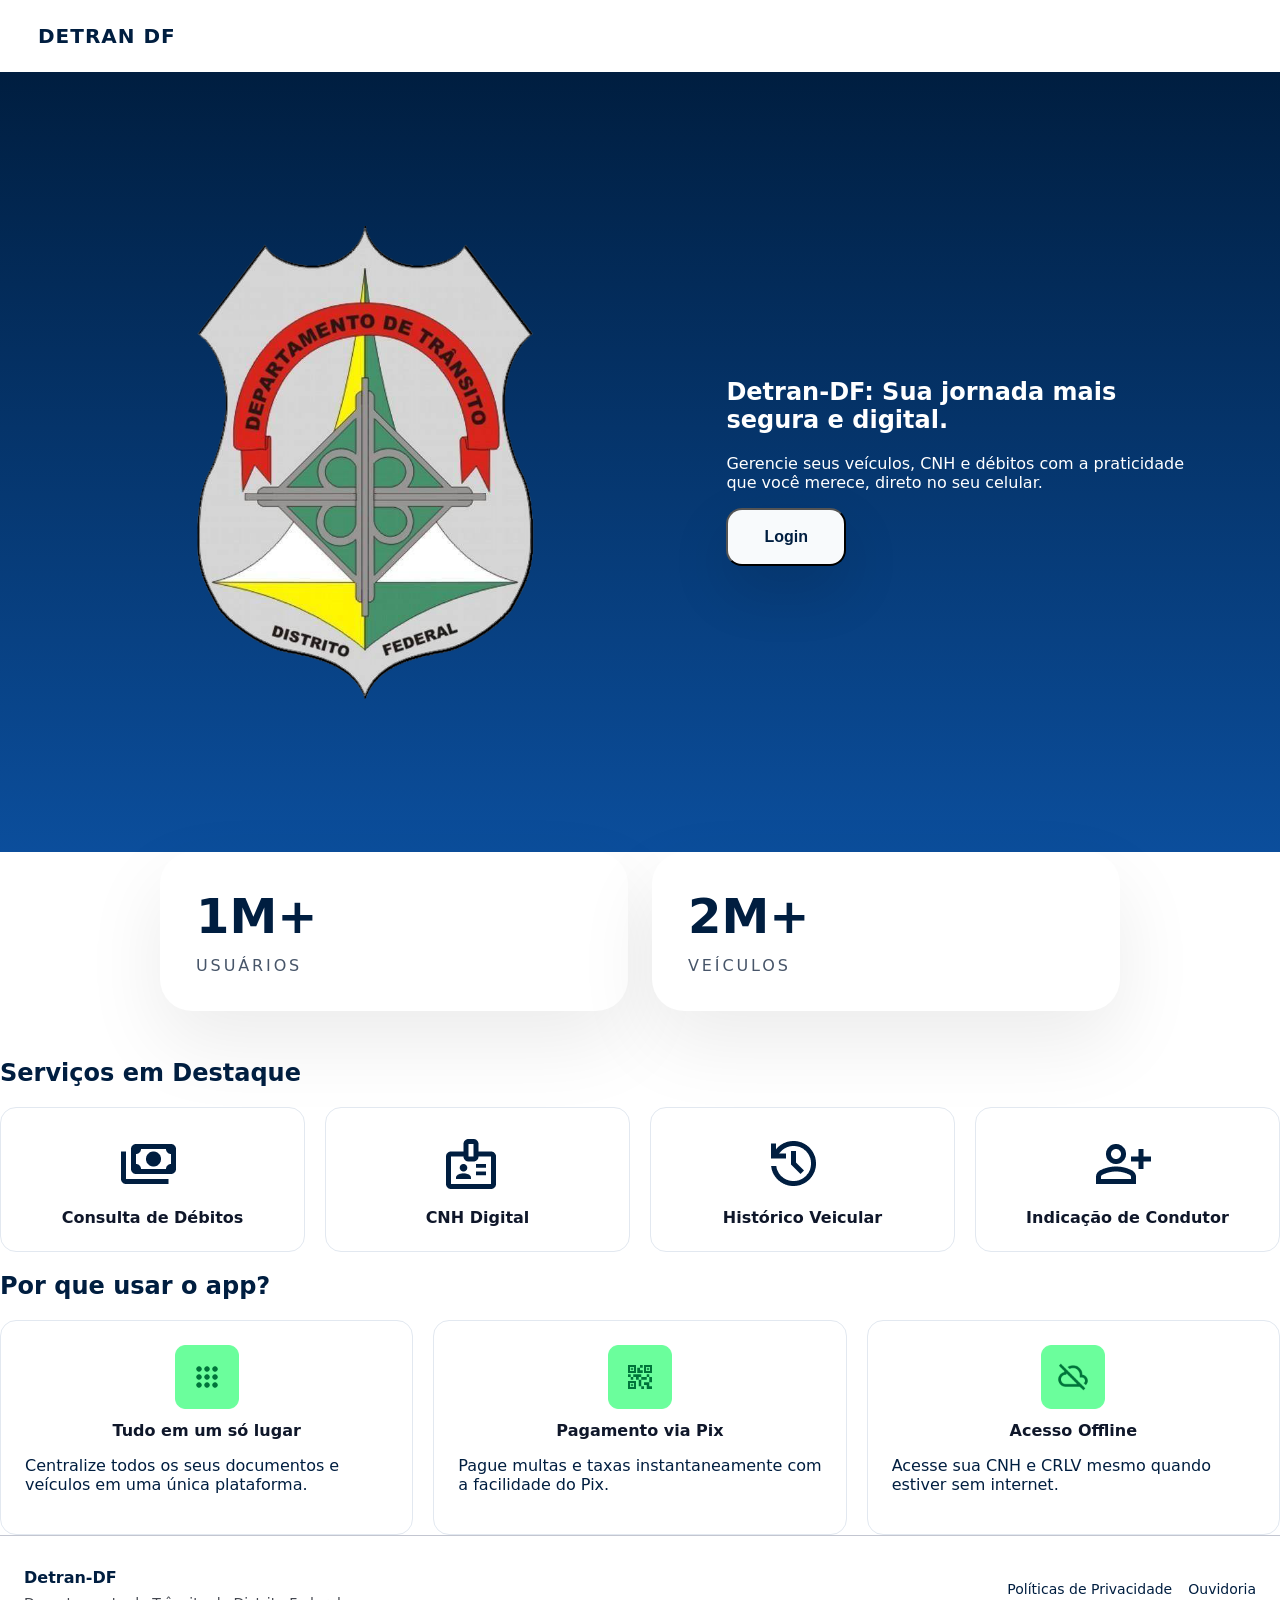
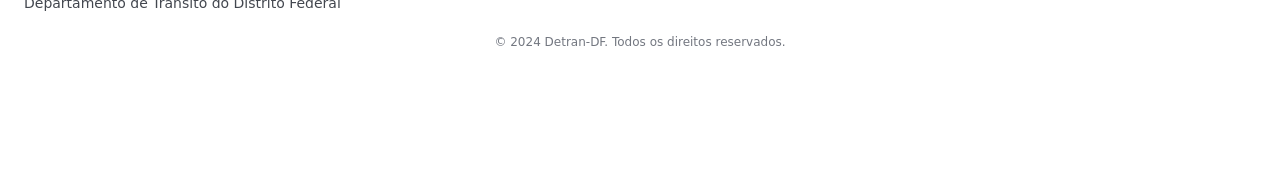
<file: index.html>
<!DOCTYPE html>
<html lang="pt-BR">
<head>
  <meta charset="UTF-8">
  <meta name="viewport" content="width=device-width, initial-scale=1.0">
  <title>Detran-DF</title>
  <link rel="stylesheet" href="style.css">
</head>
<body>
  <div class="page-shell">
    <header class="header-topappbar">
      <div class="topappbar-left">
        <div class="avatar"></div>
        <div class="brand">
          <strong>DETRAN DF</strong>
        </div>
      </div>
      <div class="topappbar-right"></div>
    </header>

    <section class="hero-section">
      <div class="hero-background">
        <img src="assets/detran.png" alt="Detran-DF" class="hero-logo">
      </div>
      <div class="hero-content">
        <h1>Detran-DF: Sua jornada mais segura e digital.</h1>
        <p>Gerencie seus veículos, CNH e débitos com a praticidade que você merece, direto no seu celular.</p>
        <button class="hero-button" data-link="login.html" onclick="window.location.href='login.html'">Login</button>
      </div>
    </section>

    <div class="statistics-bento">
      <article class="stat-card">
        <span class="stat-value">1M+</span>
        <span class="stat-label">Usuários</span>
      </article>
      <article class="stat-card">
        <span class="stat-value">2M+</span>
        <span class="stat-label">Veículos</span>
      </article>
    </div>

    <section class="section-servicos-em-destaque">
      <div class="section-heading">
        <h2>Serviços em Destaque</h2>
      </div>
      <div class="services-grid">
        <a class="service-card" href="login.html">
          <img class="service-icon" src="assets/icon-consulta-de-debitos.png" alt="Consulta de Débitos">
          <p>Consulta de Débitos</p>
        </a>
        <a class="service-card" href="login.html">
          <img class="service-icon" src="assets/icon-cnh-digital.png" alt="CNH Digital">
          <p>CNH Digital</p>
        </a>
        <a class="service-card" href="login.html">
          <img class="service-icon" src="assets/icon-historico-veicular.png" alt="Histórico Veicular">
          <p>Histórico Veicular</p>
        </a>
        <a class="service-card" href="login.html">
          <img class="service-icon" src="assets/icon-indicacao-de-condutor.png" alt="Indicação de Condutor">
          <p>Indicação de Condutor</p>
        </a>
      </div>
    </section>

    <section class="section-beneficios">
      <div class="section-heading">
        <h2>Por que usar o app?</h2>
      </div>
      <div class="benefits-grid">
        <article class="benefit-card">
          <img class="benefit-icon1" src="assets/icon-benefit-1.png" alt="Tudo em um só lugar">
          <div>
            <h3>Tudo em um só lugar</h3>
            <p>Centralize todos os seus documentos e veículos em uma única plataforma.</p>
          </div>
        </article>
        <article class="benefit-card">
          <img class="benefit-icon1" src="assets/icon-benefit-2.png" alt="Pagamento via Pix">
          <div>
            <h3>Pagamento via Pix</h3>
            <p>Pague multas e taxas instantaneamente com a facilidade do Pix.</p>
          </div>
        </article>
        <article class="benefit-card">
          <img class="benefit-icon1" src="assets/icon-benefit-3.png" alt="Acesso Offline">
          <div>
            <h3>Acesso Offline</h3>
            <p>Acesse sua CNH e CRLV mesmo quando estiver sem internet.</p>
          </div>
        </article>
      </div>
    </section>

    <footer class="footer-institutional">
      <div class="footer-top">
        <div class="footer-brand">
          <strong>Detran-DF</strong>
          <p>Departamento de Trânsito do Distrito Federal</p>
        </div>
        <div class="footer-logo"></div>
        <div class="footer-links">
          <a href="#">Políticas de Privacidade</a>
          <a href="#">Ouvidoria</a>
        </div>
      </div>
      <p class="footer-copy">© 2024 Detran-DF. Todos os direitos reservados.</p>
    </footer>

    
  </div>
</body>
</html>
</file>
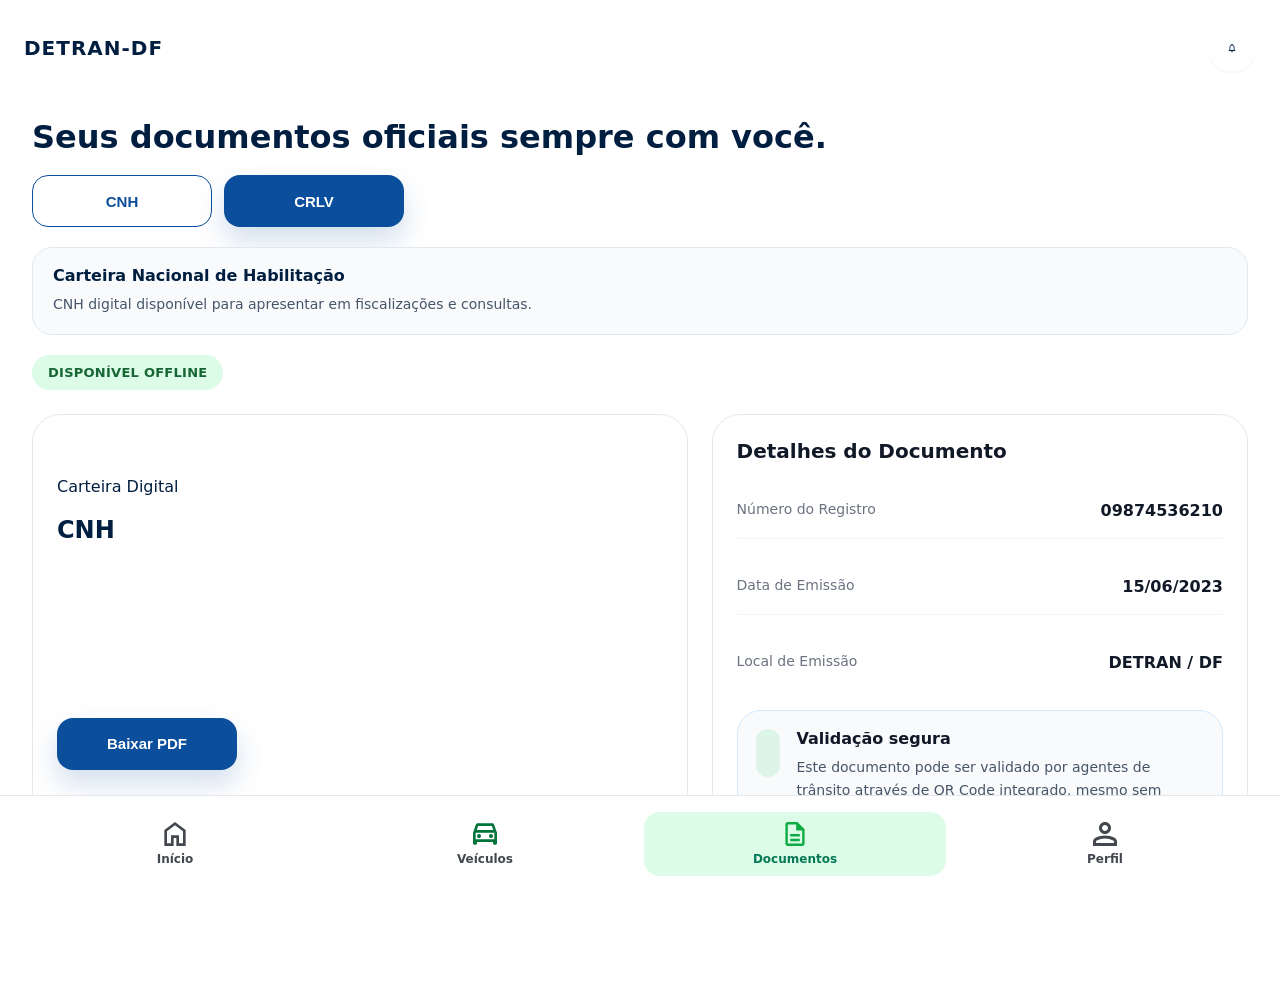
<file: carteira.html>
﻿<!DOCTYPE html>
<html lang="pt-BR">
<head>
  <meta charset="UTF-8">
  <meta name="viewport" content="width=device-width, initial-scale=1.0">
  <title>Documentos | Detran-DF</title>
  <link rel="stylesheet" href="style.css">
</head>
<body>
  <div class="page-shell">
    <header class="header-topappbar">
      <div class="topappbar-left">
        <div class="brand">
          <strong>Detran-DF</strong>
        </div>
      </div>
      <button class="topappbar-button" aria-label="Opções">
        <img src="assets/top-button-icon.svg" alt="Ícone de opções">
      </button>
    </header>

    <main class="wallet-main">
      <section class="wallet-heading">
        <div>
          <h1>Seus documentos oficiais sempre com você.</h1>
        </div>
        <div class="wallet-actions">
          <button class="secondary-button active" data-document="cnh">CNH</button>
          <button class="secondary-button" data-document="crlv">CRLV</button>
        </div>
        <div class="wallet-document-summary" id="walletDocumentSummary">
          <strong class="wallet-summary-title">Carteira Nacional de Habilitação</strong>
          <p class="wallet-summary-text">CNH digital disponível para apresentar em fiscalizações e consultas.</p>
        </div>
        <div class="status-pill available">DISPONÍVEL OFFLINE</div>
      </section>

      <section class="wallet-grid">
        <article class="document-card">
          <div class="document-card-header">
            <div>
              <span class="document-card-label" id="walletDocumentCardLabel">Carteira Digital</span>
              <h2 id="walletDocumentCardTitle">CNH</h2>
            </div>
          </div>
          <div class="document-preview-card">
          </div>
          <div class="document-actions">
            <button class="secondary-button" id="downloadPdfButton">Baixar PDF</button>
          </div>
        </article>

        <article class="details-card">
          <div class="details-card-header">
            <h2>Detalhes do Documento</h2>
          </div>
          <div class="detail-row">
            <span>Número do Registro</span>
            <strong>09874536210</strong>
          </div>
          <div class="detail-row">
            <span>Data de Emissão</span>
            <strong>15/06/2023</strong>
          </div>
          <div class="detail-row">
            <span>Local de Emissão</span>
            <strong>DETRAN / DF</strong>
          </div>

          <article class="security-card">
            <div class="security-card-row">
              <div class="security-icon"></div>
              <div>
                <strong>Validação segura</strong>
                <p>Este documento pode ser validado por agentes de trânsito através de QR Code integrado, mesmo sem internet.</p>
              </div>
            </div>
          </article>

        </article>
      </section>
    </main>

    <nav class="nav-active-state bottom-nav">
      <a class="nav-item" href="home.html">
        <img class="nav-icon" src="assets/icon-home.svg" alt="Início">
        <span>Início</span>
      </a>
      <a class="nav-item" href="veiculos.html">
        <img class="nav-icon" src="assets/icon-vehicles-active.svg" alt="Veículos">
        <span>Veículos</span>
      </a>
      <a class="nav-item active" href="carteira.html">
        <img class="nav-icon" src="assets/icon-documents.svg" alt="Documentos">
        <span>Documentos</span>
      </a>
      <a class="nav-item" href="perfil.html">
        <img class="nav-icon" src="assets/icon-profile.svg" alt="Perfil">
        <span>Perfil</span>
      </a>
    </nav>

    <div class="modal-overlay" id="downloadConfirmModal" aria-hidden="true">
      <div class="modal-card">
        <button class="modal-close" type="button" aria-label="Fechar">×</button>
        <h2>Confirmar download</h2>
        <p>Deseja baixar o PDF do documento agora?</p>
        <div style="display:flex; gap:12px; justify-content:flex-end; margin-top:16px;">
          <button class="secondary-button" id="cancelDownloadButton" type="button">Cancelar</button>
          <button class="primary-button" id="confirmDownloadButton" type="button">Baixar PDF</button>
        </div>
      </div>
    </div>

  <script src="navigation.js"></script>
  <script>
    document.addEventListener('DOMContentLoaded', function () {
      var downloadButton = document.getElementById('downloadPdfButton');
      var modal = document.getElementById('downloadConfirmModal');
      var closeModalButton = document.querySelector('#downloadConfirmModal .modal-close');
      var cancelButton = document.getElementById('cancelDownloadButton');
      var confirmButton = document.getElementById('confirmDownloadButton');

      function openModal() {
        if (!modal) return;
        modal.classList.add('active');
        modal.setAttribute('aria-hidden', 'false');
      }

      function closeModal() {
        if (!modal) return;
        modal.classList.remove('active');
        modal.setAttribute('aria-hidden', 'true');
      }

      if (downloadButton) {
        downloadButton.addEventListener('click', function (event) {
          event.preventDefault();
          openModal();
        });
      }

      if (closeModalButton) {
        closeModalButton.addEventListener('click', function () {
          closeModal();
        });
      }

      if (cancelButton) {
        cancelButton.addEventListener('click', function () {
          closeModal();
        });
      }

      if (confirmButton) {
        confirmButton.addEventListener('click', function () {
          closeModal();
          alert('Download iniciado.');
        });
      }

      if (modal) {
        modal.addEventListener('click', function (event) {
          if (event.target === modal) {
            closeModal();
          }
        });
      }
    });
  </script>
  </div>
</body>
</html>
</file>
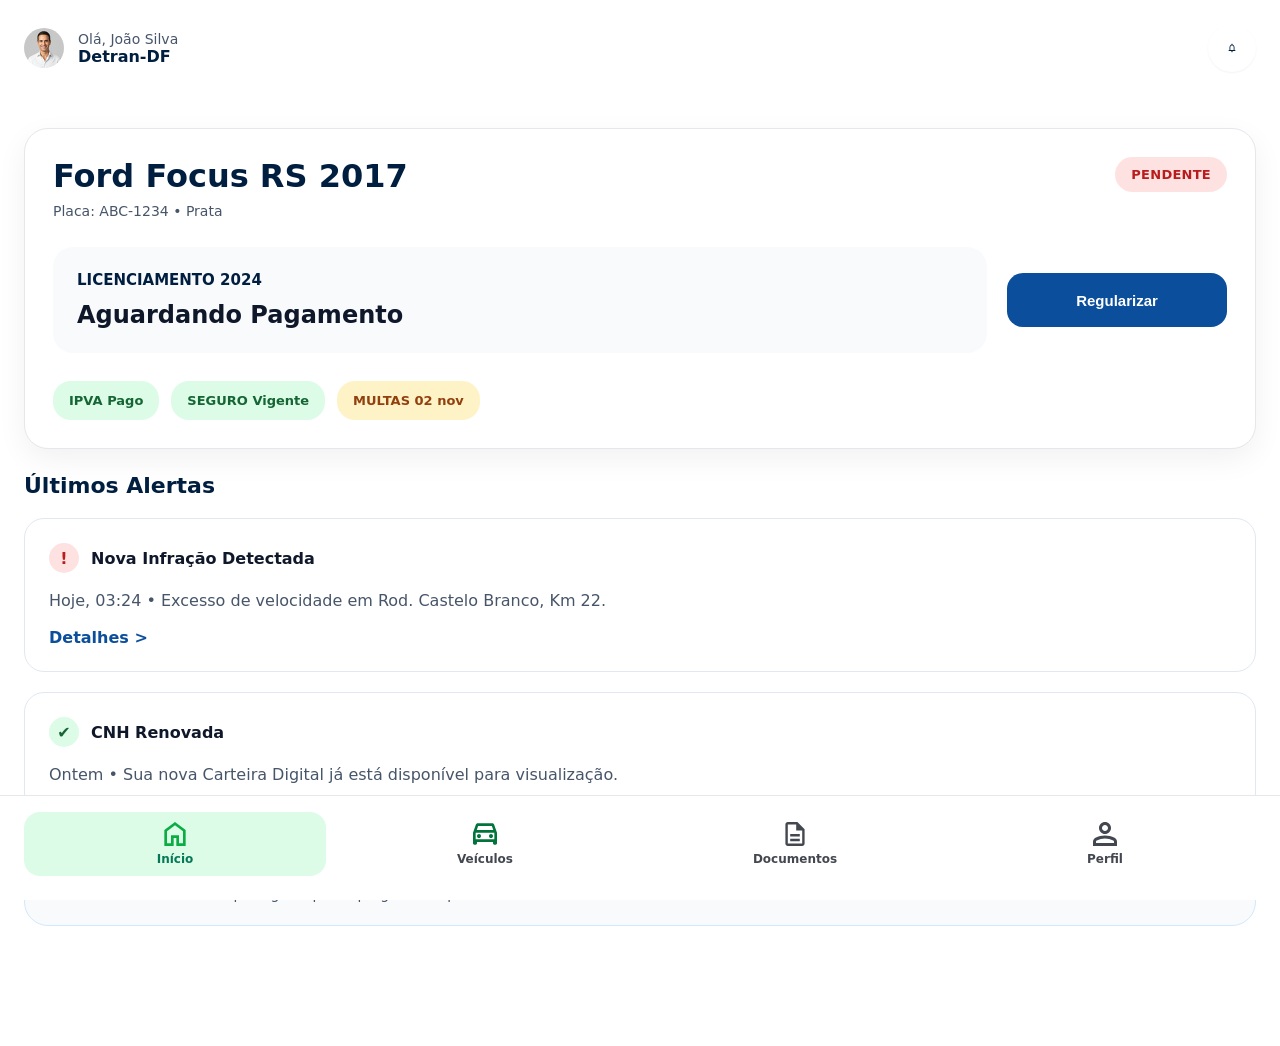
<file: home.html>
<!DOCTYPE html>
<html lang="pt-BR">
<head>
  <meta charset="UTF-8">
  <meta name="viewport" content="width=device-width, initial-scale=1.0">
  <title>Detran-DF | Home</title>
  <link rel="stylesheet" href="style.css">
</head>
<body>
  <div class="page-shell home-page">
    <header class="header-topappbar">
      <div class="topappbar-left">
        <div class="avatar profile-avatar"></div>
        <div>
          <div class="brand-text">Olá, João Silva</div>
          <strong>Detran-DF</strong>
        </div>
      </div>
      <button class="topappbar-button" aria-label="Notificações">
        <img src="assets/top-button-icon.svg" alt="Notificações">
      </button>
    </header>

    <main class="home-main">
      <section class="dashboard-card">
        <div class="dashboard-card-top">
          <div>
            <h1>Ford Focus RS 2017</h1>
            <p class="vehicle-subtitle">Placa: ABC-1234 • Prata</p>
          </div>
          <span class="status-pill pending">Pendente</span>
        </div>

        <div class="dashboard-card-body">
          <div class="billing-card">
            <span class="billing-title">Licenciamento 2024</span>
            <strong class="billing-status">Aguardando Pagamento</strong>
          </div>
          <button class="primary-button" onclick="location.href='veiculodetalhe.html'">Regularizar</button>
        </div>

        <div class="dash-pill-row">
          <span class="dash-pill dash-pill-success">IPVA Pago</span>
          <span class="dash-pill dash-pill-success">SEGURO Vigente</span>
          <span class="dash-pill dash-pill-warning">MULTAS 02 nov</span>
        </div>
      </section>

 
      <section class="alert-section">
        <div class="alert-heading">
          <div>
            <h2>Últimos Alertas</h2>
          </div>
        </div>

        <article class="alert-card alert-warning">
          <div class="alert-card-title">
            <span>!</span>
            <strong>Nova Infração Detectada</strong>
          </div>
          <p>Hoje, 03:24 • Excesso de velocidade em Rod. Castelo Branco, Km 22.</p>
          <a href="veiculodetalhe.html" class="alert-detail-link">Detalhes &gt;</a>
        </article>

        <article class="alert-card alert-success">
          <div class="alert-card-title">
            <span>✔</span>
            <strong>CNH Renovada</strong>
          </div>
          <p>Ontem • Sua nova Carteira Digital já está disponível para visualização.</p>
        </article>
      </section>

      <section class="security-card">
        <div>
          <strong>Segurança garantida</strong>
          <p>Todos os seus dados estão protegidos por criptografia de ponta.</p>
        </div>
      </section>
    </main>

    <nav class="nav-active-state bottom-nav">
      <a class="nav-item active" href="home.html">
        <img class="nav-icon" src="assets/icon-home.svg" alt="Início">
        <span>Início</span>
      </a>
      <a class="nav-item" href="veiculos.html">
        <img class="nav-icon" src="assets/icon-vehicles-active.svg" alt="Veículos">
        <span>Veículos</span>
      </a>
      <a class="nav-item" href="carteira.html">
        <img class="nav-icon" src="assets/icon-documents.svg" alt="Documentos">
        <span>Documentos</span>
      </a>
      <a class="nav-item" href="perfil.html">
        <img class="nav-icon" src="assets/icon-profile.svg" alt="Perfil">
        <span>Perfil</span>
      </a>
    </nav>
  <script src="navigation.js"></script>
  </div>
</body>
</html>
</file>
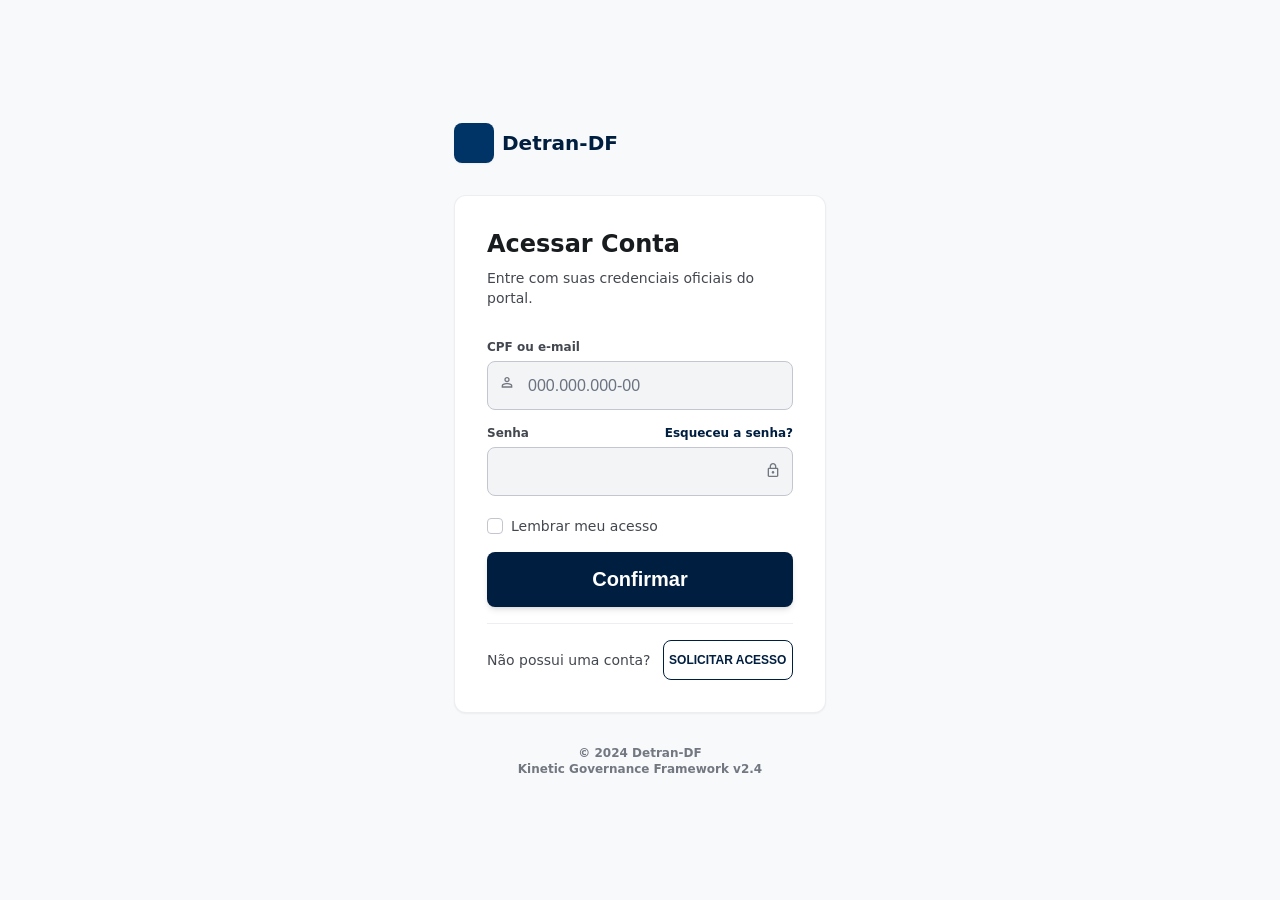
<file: login.html>
﻿<!DOCTYPE html>
<html lang="pt-BR">
<head>
  <meta charset="UTF-8">
  <meta name="viewport" content="width=device-width, initial-scale=1.0">
  <title>Login | Detran-DF</title>
  <link rel="stylesheet" href="style.css">
</head>
<body class="html-body">
  <main class="center-login-form">
    <section class="mobile-logo-small-discrete-margin">
      <div class="mobile-logo-small-discrete">
        <div class="background-shadow">
          <div class="container logo-icon"></div>
        </div>
        <div class="container">
          <span class="text logo-text">Detran-DF</span>
        </div>
      </div>
    </section>

          
    <section class="login-card">
      <div class="container login-card-headings">
        <div class="heading-2">
          <div class="text title">Acessar Conta</div>
        </div>
        <div class="container">
          <p class="text description">Entre com suas credenciais oficiais do portal.</p>
        </div>
      </div>

      <form class="form">
        <div class="user-field">
          <label class="label" for="cpf-email">CPF ou e-mail</label>
          <div class="container input-wrapper">
            <input id="cpf-email" class="input-field" type="text" placeholder="000.000.000-00" autocomplete="username">
            <img src="assets/icon-user.svg" alt="" class="input-icon left">
          </div>
        </div>

        <div class="password-field">
          <div class="container password-field-top">
            <span class="text label">Senha</span>
            <a href="#" class="text link">Esqueceu a senha?</a>
          </div>
          <div class="container input-wrapper password-wrapper">
            <input id="senha" class="input-field" type="password" autocomplete="current-password" aria-label="Senha">
            <img src="assets/icon-password-eye.svg" alt="" class="input-icon right">
          </div>
        </div>

        <div class="remember-me">
          <label class="checkbox-label">
            <input type="checkbox" class="checkbox-input">
            <span class="checkbox-custom" aria-hidden="true"></span>
            <span class="text remember-text">Lembrar meu acesso</span>
          </label>
        </div>

        <button type="submit" class="button-primary">Confirmar</button>

        <div class="horizontal-border">
          <p class="text help-text">Não possui uma conta?</p>
          <button type="button" class="button-secondary">SOLICITAR ACESSO</button>
        </div>
      </form>
    </section>

    <section class="footer-credits-margin">
      <div class="footer-credits">
        <p>© 2024 Detran-DF<br>Kinetic Governance Framework v2.4</p>
      </div>
    </section>
  </main>
  <script src="navigation.js"></script>
</file>
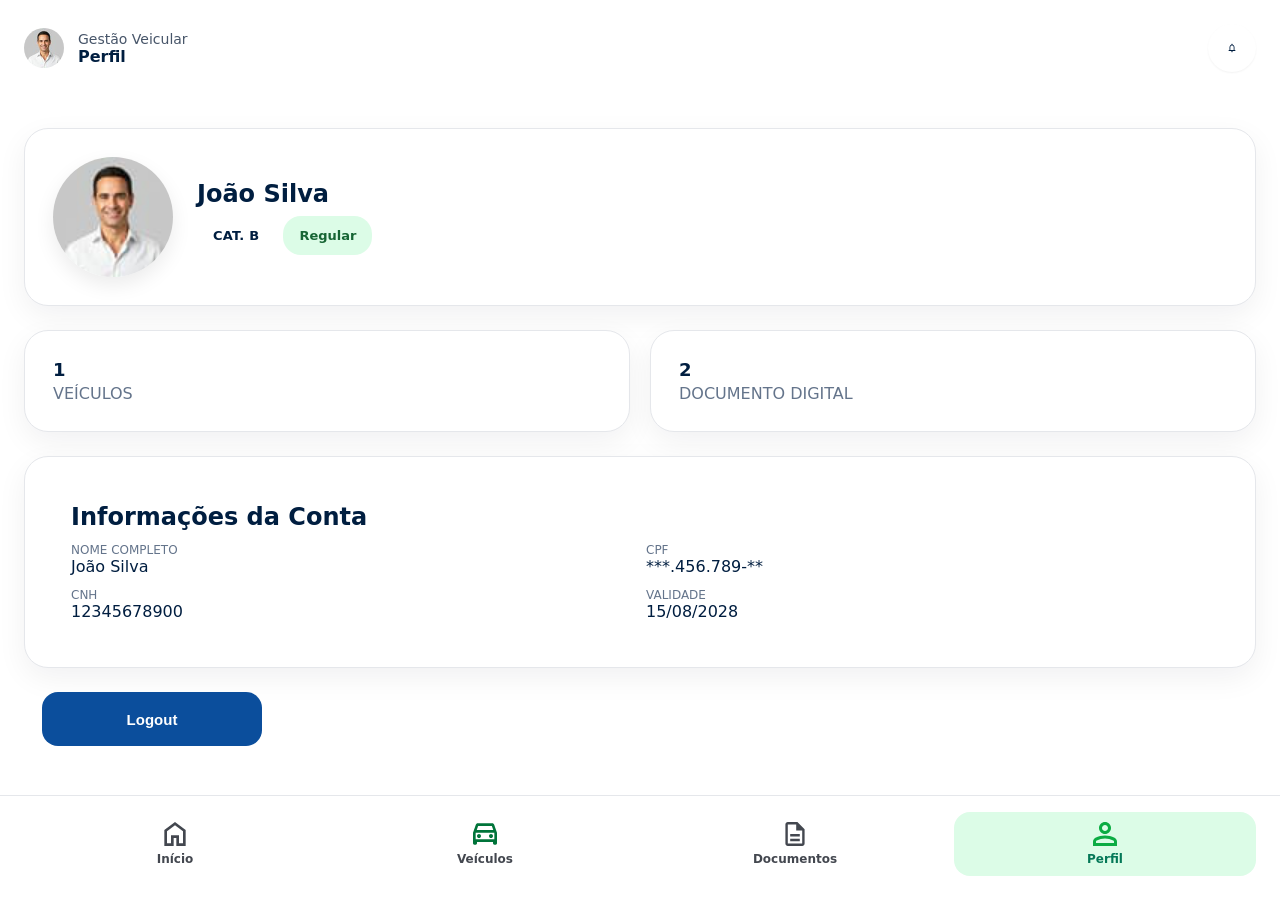
<file: perfil.html>
<!DOCTYPE html>
<html lang="pt-BR">
<head>
  <meta charset="UTF-8">
  <meta name="viewport" content="width=device-width, initial-scale=1.0">
  <title>Detran-DF | Perfil</title>
  <link rel="stylesheet" href="style.css">
</head>
<body class="landing-body">
  <div class="page-shell profile-page">
    <header class="header-topappbar">
      <div class="topappbar-left">
        <div class="profile-avatar"></div>
        <div>
          <div class="brand-text">Gestão Veicular</div>
          <strong>Perfil</strong>
        </div>
      </div>
      <button class="topappbar-button" aria-label="Notificações">
        <img src="assets/top-button-icon.svg" alt="Notificações">
      </button>
    </header>

    <main class="home-main profile-main">
      <section class="profile-header-card dashboard-card">
        <div style="display:flex; align-items:center; gap:24px;">
          <div style="width:120px; height:120px; border-radius:9999px; overflow:hidden; box-shadow:0 8px 20px rgba(0,0,0,0.08);">
            <img src="assets/profile-photo.png" alt="João Silva" style="width:100%; height:100%; object-fit:cover; display:block;">
          </div>
          <div>
            <h1 style="margin:0;">João Silva</h1>
            <div style="margin-top:8px; display:flex; gap:8px; align-items:center;">
              <span class="status-pill">Cat. B</span>
              <span class="dash-pill dash-pill-success">Regular</span>
            </div>
          </div>
        </div>
      </section>

      <section class="profile-stats" style="display:grid; grid-template-columns: 1fr 1fr; gap:20px;">
        <div class="dashboard-card">
          <div class="dashboard-card-top">
            <div>
              <strong style="font-size:18px;">1</strong>
              <p style="margin:4px 0 0; color:#64748B;">VEÍCULOS</p>
            </div>
          </div>
        </div>

        <div class="dashboard-card">
          <div class="dashboard-card-top">
            <div>
              <strong style="font-size:18px;">2</strong>
              <p style="margin:4px 0 0; color:#64748B;">DOCUMENTO DIGITAL</p>
            </div>
          </div>
        </div>
      </section>

      <section class="account-info">
        <div class="dashboard-card">
          <div style="padding:18px;">
            <h2 style="margin:0 0 12px;">Informações da Conta</h2>
            <div style="display:grid; grid-template-columns:1fr 1fr; gap:12px;">
              <div>
                <div style="font-size:12px; color:#64748B;">NOME COMPLETO</div>
                <div>João Silva</div>
              </div>
              <div>
                <div style="font-size:12px; color:#64748B;">CPF</div>
                <div>***.456.789-**</div>
              </div>
              <div>
                <div style="font-size:12px; color:#64748B;">CNH</div>
                <div>12345678900</div>
              </div>
              <div>
                <div style="font-size:12px; color:#64748B;">VALIDADE</div>
                <div>15/08/2028</div>
              </div>
            </div>
          </div>
        </div>
      </section>

      <section class="logout-action" style="padding: 0 18px 24px;">
        <button type="button" class="primary-button" onclick="window.location.href='index.html'">Logout</button>
      </section>

    </main>

    <nav class="nav-active-state bottom-nav">
      <a class="nav-item" href="home.html">
        <img class="nav-icon" src="assets/icon-home.svg" alt="Início">
        <span>Início</span>
      </a>
      <a class="nav-item" href="veiculos.html">
        <img class="nav-icon" src="assets/icon-vehicles-active.svg" alt="Veículos">
        <span>Veículos</span>
      </a>
      <a class="nav-item" href="carteira.html">
        <img class="nav-icon" src="assets/icon-documents.svg" alt="Documentos">
        <span>Documentos</span>
      </a>
      <a class="nav-item active" href="perfil.html">
        <img class="nav-icon" src="assets/icon-profile.svg" alt="Perfil">
        <span>Perfil</span>
      </a>
    </nav>
  <script src="navigation.js"></script>
  </div>
</body>
</html>
</file>
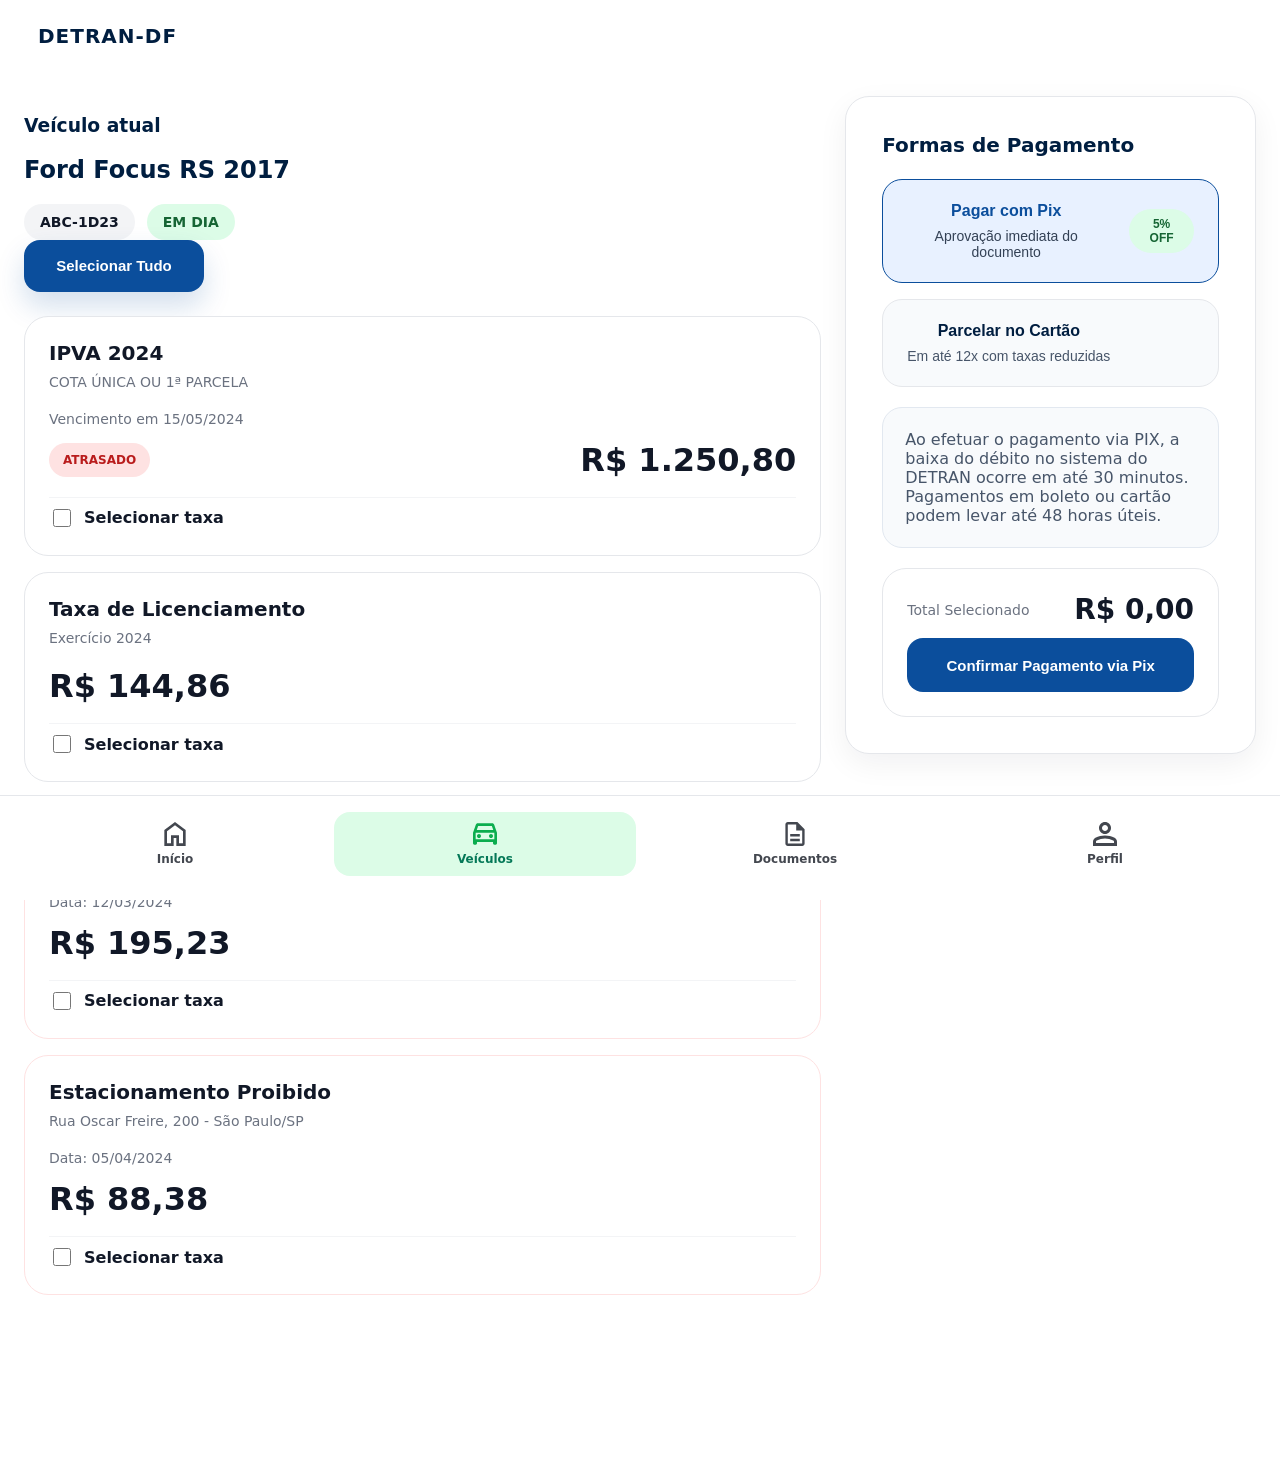
<file: veiculodetalhe.html>
<!DOCTYPE html>
<html lang="pt-BR">
<head>
  <meta charset="UTF-8">
  <meta name="viewport" content="width=device-width, initial-scale=1.0">
  <title>Detran-DF · Veículo Detalhe</title>
  <link rel="stylesheet" href="style.css">
</head>
<body>
  <div class="page-shell vehicle-detail-page">
    <header class="header-topappbar">
      <div class="topappbar-left">
        <div class="avatar"></div>
        <div class="brand">
          <strong>Detran-DF</strong>
        </div>
      </div>
      <button class="topappbar-button" aria-label="Notificações">
        <img src="assets/top-button-icon.svg" alt="Notificações">
      </button>
    </header>

    <main class="vehicle-detail-main">
      <section class="vehicle-detail-board">
        <section class="vehicle-detail-hero">
                      <h1 class="">Veículo atual</h1>
          <div class="vehicle-detail-text">
            <h2>Ford Focus RS 2017</h2>
            <div class="vehicle-detail-meta">
              <span class="vehicle-plate">ABC-1D23</span>
              <span class="vehicle-status-pill">EM DIA</span>
            </div>
          </div>
          <button class="secondary-button select-all-button">Selecionar Tudo</button>
        </section>

        <section class="detail-grid">
          <article class="detail-card large-card">
            <div class="detail-card-header">
              <h2>IPVA 2024</h2>
              <p>COTA ÚNICA OU 1ª PARCELA</p>
            </div>
            <div class="detail-card-body">
              <p class="card-note">Vencimento em 15/05/2024</p>
              <div class="detail-card-status">
                <span class="status-badge overdue">Atrasado</span>
                <span class="detail-card-value">R$ 1.250,80</span>
              </div>
            </div>
            <div class="detail-card-select">
              <label>
                <input type="checkbox" class="fee-checkbox" data-value="1250.80">
                Selecionar taxa
              </label>
            </div>
          </article>

          <article class="detail-card">
            <div class="detail-card-header">
              <h2>Taxa de Licenciamento</h2>
              <p>Exercício 2024</p>
            </div>
            <div class="detail-card-body">
              <span class="detail-card-value">R$ 144,86</span>
            </div>
            <div class="detail-card-select">
              <label>
                <input type="checkbox" class="fee-checkbox" data-value="144.86">
                Selecionar taxa
              </label>
            </div>
          </article>

          <article class="detail-card warning-card">
            <div class="detail-card-header">
              <h2>Excesso de Velocidade</h2>
              <p>Av. Paulista, 1500 - São Paulo/SP</p>
            </div>
            <div class="detail-card-body">
              <p class="card-note">Data: 12/03/2024</p>
              <span class="detail-card-value">R$ 195,23</span>
            </div>
            <div class="detail-card-select">
              <label>
                <input type="checkbox" class="fee-checkbox" data-value="195.23">
                Selecionar taxa
              </label>
            </div>
          </article>

          <article class="detail-card warning-card">
            <div class="detail-card-header">
              <h2>Estacionamento Proibido</h2>
              <p>Rua Oscar Freire, 200 - São Paulo/SP</p>
            </div>
            <div class="detail-card-body">
              <p class="card-note">Data: 05/04/2024</p>
              <span class="detail-card-value">R$ 88,38</span>
            </div>
            <div class="detail-card-select">
              <label>
                <input type="checkbox" class="fee-checkbox" data-value="88.38">
                Selecionar taxa
              </label>
            </div>
          </article>
        </section>
      </section>

      <aside class="payment-panel">
        <section class="payment-methods">
          <div class="payment-header">
            <h2>Formas de Pagamento</h2>
          </div>
          <button class="payment-card pix-card" data-method="pix">
            <div>
              <strong>Pagar com Pix</strong>
              <p>Aprovação imediata do documento</p>
            </div>
            <span class="payment-tag">5% OFF</span>
          </button>
          <button class="payment-card card-card" data-method="card">
            <div>
              <strong>Parcelar no Cartão</strong>
              <p>Em até 12x com taxas reduzidas</p>
            </div>
          </button>
        </section>

        <div class="payment-note">
          Ao efetuar o pagamento via PIX, a baixa do débito no sistema do DETRAN ocorre em até 30 minutos. Pagamentos em boleto ou cartão podem levar até 48 horas úteis.
        </div>

        <div class="selected-summary">
          <div>
            <span>Total Selecionado</span>
            <strong id="selectedTotalValue">R$ 0,00</strong>
          </div>
          <button class="primary-button payment-confirm-button">Confirmar Pagamento</button>
        </div>
      </aside>

      <div class="modal-overlay payment-confirm-modal" aria-hidden="true">
        <div class="modal-card">
          <button class="modal-close" aria-label="Fechar">×</button>
          <h2>Pagamento confirmado</h2>
          <p>Seu boleto foi gerado com sucesso e estará disponível para pagamento em até 24 horas úteis.</p>
          <button class="primary-button modal-ok-button">Ok</button>
        </div>
      </div>
    </main>

    <nav class="nav-active-state bottom-nav">
      <a class="nav-item" href="home.html">
        <img class="nav-icon" src="assets/icon-home.svg" alt="Início">
        <span>Início</span>
      </a>
      <a class="nav-item active" href="veiculos.html">
        <img class="nav-icon" src="assets/icon-vehicles-active.svg" alt="Veículos">
        <span>Veículos</span>
      </a>
      <a class="nav-item" href="carteira.html">
        <img class="nav-icon" src="assets/icon-documents.svg" alt="Documentos">
        <span>Documentos</span>
      </a>
      <a class="nav-item" href="perfil.html">
        <img class="nav-icon" src="assets/icon-profile.svg" alt="Perfil">
        <span>Perfil</span>
      </a>
    </nav>
  <script src="navigation.js"></script>
  <script>
    document.addEventListener('DOMContentLoaded', function () {
      const paymentCards = document.querySelectorAll('.payment-card[data-method]');
      const paymentConfirm = document.querySelector('.payment-confirm-button');
      let selectedMethod = null;

      function updateSelection(methodButton) {
        paymentCards.forEach(card => {
          card.classList.toggle('selected', card === methodButton);
        });
        selectedMethod = methodButton ? methodButton.dataset.method : null;
        if (paymentConfirm) {
          paymentConfirm.textContent = selectedMethod === 'card' ? 'Confirmar Pagamento no Cartão' : 'Confirmar Pagamento via Pix';
          paymentConfirm.disabled = !selectedMethod;
        }
      }

      paymentCards.forEach(card => {
        card.addEventListener('click', function () {
          updateSelection(this);
        });
      });

      // Set default method on page load
      if (paymentCards.length) {
        updateSelection(paymentCards[0]);
      }
    });
  </script>
  </div>
</body>
</html>
</file>
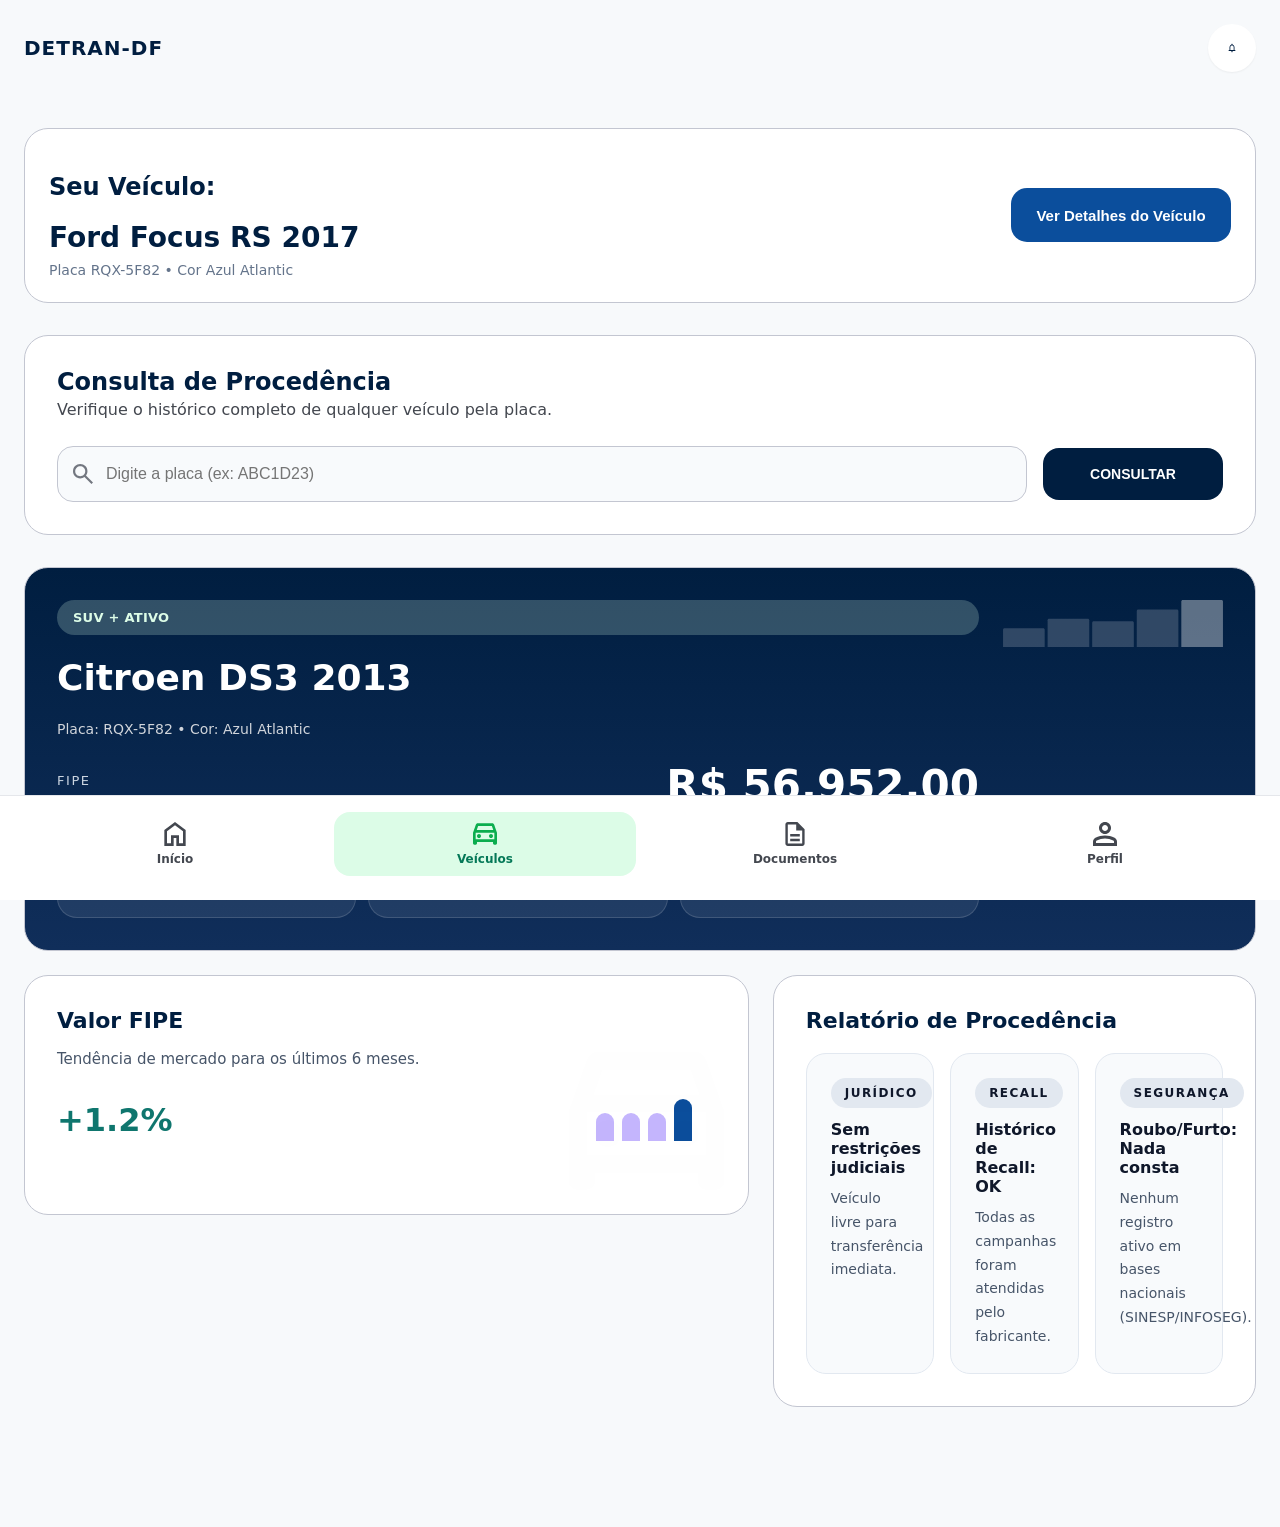
<file: veiculos.html>
<!DOCTYPE html>
<html lang="pt-BR">
<head>
  <meta charset="UTF-8">
  <meta name="viewport" content="width=device-width, initial-scale=1.0">
  <title>Veículos | Detran-DF</title>
  <link rel="stylesheet" href="style.css">
</head>
<body>
  <div class="page-shell vehicles-page">
    <header class="header-topappbar">
      <div class="topappbar-left">
        <div class="brand">
          <strong>Detran-DF</strong>
        </div>
      </div>
      <button class="topappbar-button" aria-label="Notificações">
        <img src="assets/top-button-icon.svg" alt="Notificações">
      </button>
    </header>

    <main class="main-vehicles">
      <section class="vehicle-current-header">
        <div>
          <h1>Seu Veículo:</h1>
          <h2>Ford Focus RS 2017</h2>
          <p class="vehicle-current-meta">Placa RQX-5F82 • Cor Azul Atlantic</p>
        </div>
        <button class="primary-button" data-link="veiculodetalhe.html">Ver Detalhes do Veículo</button>
      </section>

      <section class="search-section">
        <div class="search-heading">
          <h2>Consulta de Procedência</h2>
          <p>Verifique o histórico completo de qualquer veículo pela placa.</p>
        </div>

        <div class="search-action">
          <div class="search-input">
            <img src="assets/icon-search.svg" alt="Buscar placa" class="search-input-icon">
            <input type="text" id="license-plate-input" placeholder="Digite a placa (ex: ABC1D23)" aria-label="Digite a placa" maxlength="7">
          </div>
          <button type="button" class="search-button" data-link="">CONSULTAR</button>
        </div>
      </section>

      <section class="main-content-bento-grid">
        <article class="fipe-card">
          <div class="fipe-card-content">
            <span class="fipe-tag">SUV + ATIVO</span>
            <h3>Citroen DS3 2013</h3>
            <p class="fipe-meta">Placa: RQX-5F82 • Cor: Azul Atlantic</p>

            <div class="fipe-summary-row">
              <div>
                <span class="fipe-label">FIPE</span>
                <strong class="fipe-date">MAR/2024</strong>
              </div>
              <strong class="fipe-price">R$ 56.952,00</strong>
            </div>

            <div class="vehicle-feature-grid">
              <article class="vehicle-feature-card">
                <span>Origem OK</span>
              </article>
              <article class="vehicle-feature-card">
                <span>Único Dono</span>
              </article>
              <article class="vehicle-feature-card">
                <span>Garantia</span>
              </article>
            </div>
          </div>
          <img src="assets/illustration-fipe.svg" alt="Ilustração FIPE" class="fipe-card-illustration">
        </article>

        <article class="summary-card">
          <h3>Valor FIPE</h3>
          <p class="summary-card-text">Tendência de mercado para os últimos 6 meses.</p>

          <div class="fipe-trend">
            <strong>+1.2%</strong>
            <div class="trend-chart">
              <span class="trend-bar"></span>
              <span class="trend-bar"></span>
              <span class="trend-bar"></span>
              <span class="trend-bar active"></span>
            </div>
          </div>

          <img src="assets/visual-abstract.svg" alt="Elementos visuais" class="summary-card-visual">
        </article>

        <section class="status-report">
          <div class="status-report-heading">
            <h3>Relatório de Procedência</h3>
          </div>
          <div class="status-report-items">
            <article class="status-item">
              <span class="status-item-title">Jurídico</span>
              <strong>Sem restrições judiciais</strong>
              <p>Veículo livre para transferência imediata.</p>
            </article>
            <article class="status-item">
              <span class="status-item-title">Recall</span>
              <strong>Histórico de Recall: OK</strong>
              <p>Todas as campanhas foram atendidas pelo fabricante.</p>
            </article>
            <article class="status-item">
              <span class="status-item-title">Segurança</span>
              <strong>Roubo/Furto: Nada consta</strong>
              <p>Nenhum registro ativo em bases nacionais (SINESP/INFOSEG).</p>
            </article>
          </div>
        </section>
      </section>
    </main>

    <nav class="nav-active-state bottom-nav">
      <a class="nav-item" href="home.html">
        <img class="nav-icon" src="assets/icon-home.svg" alt="Início">
        <span>Início</span>
      </a>
      <a class="nav-item active" href="veiculos.html">
        <img class="nav-icon" src="assets/icon-vehicles-active.svg" alt="Veículos">
        <span>Veículos</span>
      </a>
      <a class="nav-item" href="carteira.html">
        <img class="nav-icon" src="assets/icon-documents.svg" alt="Documentos">
        <span>Documentos</span>
      </a>
      <a class="nav-item" href="perfil.html">
        <img class="nav-icon" src="assets/icon-profile.svg" alt="Perfil">
        <span>Perfil</span>
      </a>
    </nav>
  <script src="navigation.js"></script>
  <script>
    // Máscara para placa de veículo (ABC1D23)
    const licensePlateInput = document.getElementById('license-plate-input');
    
    if (licensePlateInput) {
      licensePlateInput.addEventListener('input', function(e) {
        let value = e.target.value.toUpperCase();
        let formatted = '';
        
        // Remove caracteres inválidos
        value = value.replace(/[^A-Z0-9]/g, '');
        
        // Aplica o padrão: AAA#A##
        for (let i = 0; i < value.length && i < 7; i++) {
          if (i < 3) {
            // Primeiras 3 posições: apenas letras
            if (/[A-Z]/.test(value[i])) {
              formatted += value[i];
            }
          } else if (i === 3) {
            // 4ª posição: apenas número
            if (/[0-9]/.test(value[i])) {
              formatted += value[i];
            }
          } else if (i === 4) {
            // 5ª posição: apenas letra
            if (/[A-Z]/.test(value[i])) {
              formatted += value[i];
            }
          } else {
            // 6ª e 7ª posições: apenas números
            if (/[0-9]/.test(value[i])) {
              formatted += value[i];
            }
          }
        }
        
        e.target.value = formatted;
      });
    }
  </script>
  </div>
</body>
</html>
</file>
<file: style.css>
:root {
  color-scheme: light;
  font-family: Inter, system-ui, -apple-system, BlinkMacSystemFont, "Segoe UI", sans-serif;
  background: #F7F9FB;
  color: #001E40;
}

/* Landing-specific layout (fills viewport) */
body.landing-body {
  width: 100%;
  min-height: 100vh;
  padding: 0;
  background: #F7F9FB;
}

body.landing-body .page-shell {
  width: 100%;
  max-width: 100%;
  min-height: 100vh;
  margin: 0;
  border-radius: 0;
  box-shadow: none;
}

/* Services / Benefits cards */
.services-grid,
.benefits-grid {
  display: grid;
  gap: 20px;
  align-items: stretch;
}

@media (min-width: 900px) {
  .services-grid {
    grid-template-columns: repeat(4, minmax(0, 1fr));
  }

  .benefits-grid {
    grid-template-columns: repeat(3, minmax(0, 1fr));
  }
}

.services-grid > article,
.benefits-grid > article {
  height: 100%;
}

.service-card,
.benefit-card {
  display: flex;
  flex-direction: column;
  align-items: center;
  justify-content: center;
  gap: 12px;
  padding: 24px;
  border-radius: 16px;
  background: #FFFFFF;
  border: 1px solid #E2E8F0;
  text-decoration: none;
  color: inherit;
}

.service-icon,
.benefit-icon {
  width: 64px;
  height: 64px;
  border-radius: 0;
  background: transparent;
  display: block;
  object-fit: none;
  object-position: left center;
  padding: 0;
  margin: 0 auto;
}

.benefit-icon1 {
  width: 64px;
  height: 64px;
  border-radius: 0;
  background: transparent;
  display: block;
  object-fit: contain;
  object-position: left center;
  padding: 0;
  margin: 0 auto;
}




.service-card p,
.benefit-card h3 {
  margin: 0;
  font-size: 16px;
  font-weight: 700;
  color: #0F172A;
  text-align: center;
}

@media (max-width: 900px) {
  .service-icon,
  .benefit-icon {
    width: 64px;
    height: 64px;
  }
}
* {
  box-sizing: border-box;
}

html,
body {
  margin: 0;
  padding: 0;
  min-height: 100%;
  width: 100%;
}

body {
  display: flex;
  align-items: center;
  justify-content: center;
  min-height: 100vh;
  background: #F7F9FB;
}

.html-body {
  width: 100%;
  min-height: 100vh;
  display: flex;
  align-items: center;
  justify-content: center;
  padding: 0;
}

.page-shell {
  width: 100vw;
  max-width: 100%;
  min-height: 100vh;
  margin: 0;
  background: #FFFFFF;
  border-radius: 0;
  overflow-y: auto;
  box-shadow: none;
  padding-bottom: 92px; /* reserve space for footer */
}

.vehicles-page {
  width: 100vw;
  max-width: 100%;
  min-height: 100vh;
  margin: 0;
  border-radius: 0;
  box-shadow: none;
  background: #F7F9FB;
  overflow-y: auto;
}

.header-topappbar {
  display: flex;
  align-items: center;
  justify-content: space-between;
  gap: 16px;
  padding: 24px;
}

.topappbar-left {
  display: flex;
  align-items: center;
  gap: 14px;
}

.header-avatar {
  width: 48px;
  height: 48px;
  border-radius: 9999px;
  object-fit: cover;
}

.header-topappbar .brand strong {
  display: block;
  font-size: 20px;
  font-weight: 800;
  letter-spacing: 0.05em;
  text-transform: uppercase;
  color: #001E40;
}

.brand-text {
  font-size: 14px;
  color: #475569;
}

.center-login-form {
  display: flex;
  flex-direction: column;
  align-items: center;
  width: 100%;
  max-width: 420px;
  padding: 24px;
  margin: 0 auto;
  min-height: 100vh;
  justify-content: center;
  overflow-y: auto;
}

.mobile-logo-small-discrete-margin {
  width: 100%;
  padding-bottom: 32px;
}

.mobile-logo-small-discrete {
  display: flex;
  align-items: center;
  gap: 8px;
}

.background-shadow {
  width: 40px;
  height: 40px;
  border-radius: 8px;
  background: #003366;
  box-shadow: 0px 1px 2px rgba(0, 0, 0, 0.05);
  position: relative;
}

.logo-icon {
  width: 100%;
  height: 100%;
}

.logo-text {
  display: block;
  font-size: 20px;
  font-weight: 600;
  line-height: 1.4;
  letter-spacing: -2.5%;
  color: #001E40;
}

.login-card {
  width: 100%;
  background: #FFFFFF;
  border: 1px solid rgba(195, 198, 209, 0.3);
  border-radius: 12px;
  box-shadow: 0px 1px 2px rgba(0, 0, 0, 0.05);
  padding: 32px;
  display: flex;
  flex-direction: column;
  gap: 32px;
}

.login-card-headings {
  display: flex;
  flex-direction: column;
  gap: 8px;
}

.heading-2 .title {
  margin: 0;
  font-size: 24px;
  font-weight: 600;
  line-height: 1.3333333333333333;
  color: #191C1E;
}

.description {
  margin: 0;
  font-size: 14px;
  font-weight: 400;
  line-height: 1.4285714285714286;
  color: #43474F;
}

.form {
  display: flex;
  flex-direction: column;
  gap: 16px;
  width: 100%;
}

.user-field,
.password-field {
  display: flex;
  flex-direction: column;
  gap: 6.5px;
  width: 100%;
}

.label {
  display: block;
  font-size: 12px;
  font-weight: 600;
  letter-spacing: 5%;
  color: #43474F;
}

.password-field-top {
  display: flex;
  justify-content: space-between;
  align-items: center;
  gap: 12px;
  width: 100%;
}

.link {
  font-size: 12px;
  font-weight: 600;
  color: #001E40;
  text-decoration: none;
}

.input-wrapper {
  position: relative;
  width: 100%;
}

.input-field {
  width: 100%;
  border: 1px solid #C3C6D1;
  border-radius: 8px;
  background: #F2F4F6;
  padding: 14px 16px 14px 40px;
  font-size: 16px;
  font-weight: 400;
  line-height: 1.2102272510528564;
  color: #191C1E;
  outline: none;
}

.input-field::placeholder {
  color: #6B7280;
}

.input-icon {
  position: absolute;
  width: 16px;
  height: 16px;
  top: 50%;
  transform: translateY(-50%);
}

.input-icon.left {
  left: 12px;
}

.input-icon.right {
  right: 12px;
}

.remember-me {
  display: flex;
  align-items: center;
  padding-top: 4px;
}

.checkbox-label {
  display: inline-flex;
  align-items: center;
  gap: 8px;
  cursor: pointer;
  user-select: none;
  font-size: 14px;
  line-height: 1.4285714285714286;
  color: #43474F;
}

.checkbox-input {
  position: absolute;
  opacity: 0;
  width: 0;
  height: 0;
}

.checkbox-custom {
  width: 16px;
  height: 16px;
  border: 1px solid #C3C6D1;
  border-radius: 4px;
  background: #FFFFFF;
  display: inline-grid;
  place-items: center;
}

.checkbox-input:checked + .checkbox-custom {
  background: #001E40;
  border-color: #001E40;
}

.button-primary {
  width: 100%;
  border: none;
  border-radius: 8px;
  padding: 16px 0;
  background: #001E40;
  color: #FFFFFF;
  font-size: 20px;
  font-weight: 600;
  cursor: pointer;
  box-shadow: 0px 2px 4px -2px rgba(0, 0, 0, 0.1), 0px 4px 6px -1px rgba(0, 0, 0, 0.1);
}

.horizontal-border {
  display: flex;
  align-items: center;
  justify-content: space-between;
  gap: 12px;
  width: 100%;
  padding-top: 16px;
  border-top: 1px solid rgba(195, 198, 209, 0.3);
}

.help-text {
  margin: 0;
  font-size: 14px;
  font-weight: 400;
  color: #43474F;
}

.button-secondary {
  flex: 1;
  border: 1px solid #001E40;
  background: transparent;
  border-radius: 8px;
  padding: 12px 0;
  color: #001E40;
  font-size: 12px;
  font-weight: 600;
  letter-spacing: 10%;
  text-transform: uppercase;
  cursor: pointer;
}

.footer-credits-margin {
  width: 100%;
  padding-top: 32px;
}

.footer-credits p {
  margin: 0;
  font-size: 12px;
  font-weight: 600;
  letter-spacing: 5%;
  line-height: 1.3333333333333333;
  color: #737780;
  text-align: center;
  white-space: pre-line;
}

.profile-avatar {
  width: 40px;
  height: 40px;
  border-radius: 9999px;
  background-image: url("assets/profile-photo.png");
  background-size: cover;
  background-position: center;
  background-repeat: no-repeat;
}

.topappbar-button {
  width: 48px;
  height: 48px;
  border-radius: 9999px;
  border: none;
  background: #FFFFFF;
  display: inline-flex;
  align-items: center;
  justify-content: center;
  box-shadow: 0px 1px 2px rgba(0, 0, 0, 0.05);
  cursor: pointer;
}

.topappbar-button img {
  width: 20px;
  height: 20px;
}

.main-vehicles {
  display: flex;
  flex-direction: column;
  gap: 32px;
  padding: 32px 24px 0;
}

.vehicle-current-header {
  display: flex;
  justify-content: space-between;
  align-items: center;
  gap: 24px;
  padding: 24px;
  background: #FFFFFF;
  border: 1px solid #C3C6D1;
  border-radius: 24px;
}

.vehicle-current-header h2 {
  margin: 8px 0 0;
  font-size: 28px;
  color: #001E40;
}

.vehicle-current-meta {
  margin: 8px 0 0;
  color: #64748B;
  font-size: 14px;
}

.vehicles-page {
  padding-bottom: 120px;
}

.search-section {
  display: flex;
  flex-direction: column;
  gap: 24px;
  padding: 32px;
  background: #FFFFFF;
  border: 1px solid #C3C6D1;
  border-radius: 24px;
}

.search-heading h2 {
  margin: 0;
  font-size: 24px;
  font-weight: 700;
  line-height: 1.2;
  color: #001E40;
}

.search-heading p {
  margin: 0;
  font-size: 16px;
  line-height: 1.6;
  color: #43474F;
  max-width: 620px;
}

.search-action {
  display: grid;
  grid-template-columns: 1fr auto;
  gap: 16px;
  align-items: center;
}

.search-input {
  position: relative;
  width: 100%;
}

.search-input input {
  width: 100%;
  border: 1px solid #C3C6D1;
  border-radius: 16px;
  background: #F8FAFC;
  padding: 18px 18px 18px 48px;
  font-size: 16px;
  color: #001E40;
}

.search-input-icon {
  position: absolute;
  width: 20px;
  height: 20px;
  left: 16px;
  top: 50%;
  transform: translateY(-50%);
  color: #64748B;
}

.search-button {
  border: none;
  border-radius: 16px;
  background: #001E40;
  color: #FFFFFF;
  padding: 18px 28px;
  font-size: 14px;
  font-weight: 700;
  cursor: pointer;
  min-width: 180px;
}

.main-content-bento-grid {
  display: grid;
  gap: 24px;
  grid-template-columns: 1fr;
}

.fipe-card,
.status-report,
.summary-card {
  background: #FFFFFF;
  border: 1px solid #C3C6D1;
  border-radius: 24px;
  overflow: hidden;
}

.fipe-card {
  position: relative;
  min-height: 320px;
  background: linear-gradient(180deg, #001E40 0%, #102E5A 100%);
  color: #FFFFFF;
  padding: 32px;
  display: grid;
  grid-template-columns: 1fr auto;
  gap: 24px;
  align-items: start;
}

.fipe-card-content {
  display: flex;
  flex-direction: column;
  gap: 24px;
  width: 100%;
}

.fipe-tag {
  display: inline-flex;
  padding: 10px 16px;
  background: rgba(220, 252, 231, 0.22);
  color: #DCFCE7;
  border-radius: 9999px;
  font-size: 13px;
  font-weight: 700;
  letter-spacing: 0.02em;
}

.fipe-card h3 {
  margin: 0;
  font-size: 36px;
  line-height: 1.05;
  color: #FFFFFF;
}

.fipe-meta {
  margin: 0;
  color: #D1D5DB;
  font-size: 14px;
}

.fipe-summary-row {
  display: flex;
  flex-wrap: wrap;
  justify-content: space-between;
  gap: 16px;
  align-items: flex-end;
}

.fipe-label {
  display: block;
  color: #CBD5E1;
  font-size: 13px;
  text-transform: uppercase;
  letter-spacing: 0.12em;
}

.fipe-date {
  display: block;
  margin-top: 6px;
  font-size: 14px;
  font-weight: 700;
  color: #FFFFFF;
}

.fipe-price {
  font-size: 42px;
  font-weight: 800;
  color: #FFFFFF;
}

.vehicle-feature-grid {
  display: grid;
  gap: 12px;
  grid-template-columns: repeat(3, minmax(0, 1fr));
}

.vehicle-feature-card {
  display: flex;
  align-items: center;
  justify-content: center;
  min-height: 84px;
  background: rgba(255, 255, 255, 0.08);
  border: 1px solid rgba(255, 255, 255, 0.14);
  border-radius: 20px;
  color: #FFFFFF;
  font-weight: 700;
  text-align: center;
  padding: 16px;
}

.fipe-card-illustration {
  width: 220px;
  max-width: 100%;
  opacity: 0.9;
}

.summary-card {
  position: relative;
  min-height: 240px;
  padding: 32px;
}

.summary-card h3 {
  margin: 0 0 14px;
  font-size: 22px;
  color: #001E40;
}

.summary-card-text {
  margin: 0 0 26px;
  color: #475569;
  font-size: 15px;
  line-height: 1.7;
  max-width: 420px;
}

.fipe-trend {
  display: flex;
  justify-content: space-between;
  align-items: center;
  gap: 24px;
}

.fipe-trend strong {
  font-size: 32px;
  color: #0F766E;
}

.trend-chart {
  display: flex;
  align-items: flex-end;
  gap: 8px;
  width: 120px;
}

.trend-bar {
  display: block;
  width: 18px;
  background: #C4B5FD;
  border-radius: 9999px 9999px 0 0;
  height: 28px;
}

.trend-bar.active {
  height: 42px;
  background: #0B4E9C;
}

.summary-card-visual {
  position: absolute;
  right: 24px;
  bottom: 24px;
  width: 155px;
  opacity: 0.08;
}

.status-report {
  padding: 32px;
}

.status-report-heading h3 {
  margin: 0 0 20px;
  font-size: 22px;
  font-weight: 700;
  color: #001E40;
}

.status-report-items {
  display: grid;
  gap: 16px;
  grid-template-columns: repeat(3, minmax(0, 1fr));
}

.status-item {
  padding: 24px;
  border: 1px solid #E2E8F0;
  border-radius: 20px;
  background: #F8FAFC;
}

.status-item-title {
  display: inline-flex;
  margin-bottom: 12px;
  padding: 8px 14px;
  border-radius: 9999px;
  background: #E2E8F0;
  color: #0F172A;
  font-size: 12px;
  font-weight: 700;
  text-transform: uppercase;
  letter-spacing: 0.12em;
}

.status-item strong {
  display: block;
  margin: 0 0 10px;
  font-size: 16px;
  color: #0F172A;
}

.status-item p {
  margin: 0;
  color: #475569;
  line-height: 1.7;
  font-size: 14px;
}

.bottom-nav {
  display: grid;
  position: fixed;
  left: 0;
  right: 0;
  bottom: 0;
  z-index: 30;
  grid-template-columns: repeat(4, minmax(0, 1fr));
  gap: 8px;
  padding: 16px 24px 24px;
  background: #FFFFFF;
  border-top: 1px solid #E5E7EB;
}

@media (min-width: 1000px) {
  .main-content-bento-grid {
    grid-template-columns: 1.5fr 1fr;
    align-items: start;
  }

  .fipe-card {
    grid-column: span 2;
    min-height: 360px;
  }
}

@media (max-width: 820px) {
  .main-vehicles {
    padding: 24px 20px 0;
  }

  .search-section {
    padding: 24px;
  }

  .search-action {
    grid-template-columns: 1fr;
  }

  .search-button {
    width: 100%;
  }

  .status-report-items {
    grid-template-columns: 1fr;
  }
}

@media (max-width: 600px) {
  .vehicles-page {
    padding-bottom: 260px;
  }

  .search-input input {
    padding: 16px 16px 16px 44px;
  }

  .fipe-card {
    min-height: auto;
    grid-template-columns: 1fr;
  }

  .fipe-card-illustration {
    width: 100%;
    max-width: 280px;
    margin: 0 auto;
    opacity: 0.9;
  }

  .vehicle-feature-grid {
    grid-template-columns: 1fr;
  }

  .summary-card {
    padding: 24px;
  }

  .status-report {
    padding: 24px;
  }

  .status-report-items,
  .main-content-bento-grid {
    grid-template-columns: 1fr;
  }

  .bottom-nav {
    display: grid;
    position: fixed;
    left: 0;
    right: 0;
    bottom: 0;
    z-index: 30;
    grid-template-columns: repeat(4, minmax(0, 1fr));
    background: #FFFFFF;
    border-top: 1px solid #E5E7EB;
    padding: 10px 0 12px;
  }
}

.hero-section {
  display: grid;
  grid-template-columns: 1.1fr 0.9fr;
  align-items: center;
  gap: 64px;
  min-height: calc(100vh - 120px);
  padding: 48px 64px;
  background: linear-gradient(180deg, #001E40 0%, #0B4E9C 100%);
  color: #FFFFFF;
}

.hero-background {
  display: flex;
  align-items: center;
  justify-content: center;
  min-height: 320px;
}

.hero-logo {
  width: 100%;
  max-width: 360px;
  height: auto;
  object-fit: contain;
}

.hero-copy {
  max-width: 640px;
}

.eyebrow {
  display: inline-flex;
  margin-bottom: 24px;
  padding: 10px 16px;
  border-radius: 9999px;
  background: rgba(255, 255, 255, 0.12);
  color: #BFDBFE;
  font-size: 12px;
  font-weight: 700;
  letter-spacing: 0.18em;
  text-transform: uppercase;
}

.hero-copy h1 {
  margin: 0;
  font-size: clamp(40px, 5vw, 64px);
  line-height: 0.98;
  max-width: 12ch;
}

.hero-copy p {
  margin: 0;
  max-width: 560px;
  font-size: 18px;
  line-height: 1.8;
  color: rgba(255, 255, 255, 0.82);
}

.hero-actions {
  display: flex;
  flex-wrap: wrap;
  gap: 28px;
  align-items: flex-start;
}

.hero-button {
  display: inline-flex;
  align-items: center;
  justify-content: center;
  padding: 18px 36px;
  border-radius: 16px;
  background: #F8FAFC;
  color: #001E40;
  font-size: 16px;
  font-weight: 700;
  text-decoration: none;
  box-shadow: 0 24px 60px rgba(0, 0, 0, 0.12);
}

.statistics-bento {
  display: grid;
  grid-template-columns: repeat(2, minmax(280px, 1fr));
  gap: 24px;
  width: min(960px, 100%);
  margin: 0 auto 48px;
}

.stat-card {
  display: flex;
  flex-direction: column;
  gap: 12px;
  padding: 36px;
  border-radius: 32px;
  background: #FFFFFF;
  color: #001E40;
  box-shadow: 0 32px 80px rgba(0, 0, 0, 0.08);
}

.stat-value {
  font-size: 48px;
  font-weight: 900;
}

.stat-label {
  font-size: 16px;
  text-transform: uppercase;
  letter-spacing: 0.18em;
  color: #475569;
}

.hero-visual {
  display: flex;
  justify-content: center;
}

.hero-panel {
  width: 100%;
  max-width: 500px;
  padding: 32px;
  border-radius: 32px;
  background: rgba(255, 255, 255, 0.12);
  border: 1px solid rgba(255, 255, 255, 0.18);
  backdrop-filter: blur(18px);
}

.hero-panel-title {
  display: inline-block;
  margin-bottom: 24px;
  color: #BFDBFE;
  font-size: 12px;
  font-weight: 700;
  letter-spacing: 0.22em;
  text-transform: uppercase;
}

.hero-panel-card {
  display: grid;
  gap: 16px;
  padding: 24px;
  background: rgba(255, 255, 255, 0.08);
  border-radius: 24px;
}

.hero-panel-line {
  display: block;
  width: 100%;
  height: 14px;
  border-radius: 9999px;
  background: rgba(255, 255, 255, 0.35);
}

.hero-panel-line.short {
  width: 60%;
}

.hero-panel-meta {
  display: flex;
  flex-wrap: wrap;
  gap: 12px;
  margin-top: 24px;
}

.meta-pill {
  padding: 10px 16px;
  border-radius: 9999px;
  font-size: 13px;
  background: rgba(255, 255, 255, 0.12);
  color: #DFF6FF;
  font-weight: 700;
}

@media (min-width: 900px) {
  .services-grid {
    grid-template-columns: repeat(4, minmax(0, 1fr));
  }

  .benefits-grid {
    grid-template-columns: repeat(3, minmax(0, 1fr));
  }

  .footer-top {
    display: grid;
    grid-template-columns: 1.5fr 1fr 1fr;
    gap: 32px;
    align-items: center;
    text-align: left;
  }

  .footer-links {
    justify-self: end;
  }
}

.footer-institutional {
  position: static;
  border-top: 1px solid #C3C6D1;
  padding: 32px 24px;
  background: #FFFFFF;
}

.footer-top {
  display: grid;
  gap: 24px;
  justify-items: start;
}

.footer-brand strong {
  display: block;
  font-size: 16px;
  margin-bottom: 8px;
  color: #001E40;
}

.footer-brand p {
  margin: 0;
  font-size: 14px;
  color: #43474F;
}

.footer-links {
  display: flex;
  flex-wrap: wrap;
  justify-content: center;
  gap: 16px;
}

.footer-links a {
  color: #001E40;
  text-decoration: none;
  font-size: 14px;
}

.footer-copy {
  margin-top: 24px;
  font-size: 12px;
  color: #737780;
  text-align: center;
}

.nav-active-state {
  display: grid;
  grid-template-columns: repeat(4, minmax(0, 1fr));
  gap: 8px;
  padding: 16px 24px 24px;
  background: #FFFFFF;
  border-top: 1px solid #E5E7EB;
}

.nav-item {
  display: inline-flex;
  flex-direction: column;
  align-items: center;
  justify-content: center;
  gap: 6px;
  padding: 10px 8px;
  border-radius: 16px;
  text-decoration: none;
  color: #43474F;
}

.nav-item.active {
  background: #DCFCE7;
  color: #047857;
}

.nav-item.active .nav-icon {
  filter: invert(39%) sepia(88%) saturate(523%) hue-rotate(89deg) brightness(95%) contrast(92%);
}

.nav-icon {
  width: 24px;
  height: 24px;
}

.nav-item span {
  font-size: 12px;
  font-weight: 600;
}
@media (max-width: 900px) {
  .hero-content {
    padding: 80px 24px 80px;
  }
}

@media (max-width: 768px) {
  .page-shell {
    width: 100%;
    border-radius: 0;
  }

  .hero-content {
    padding: 64px 20px 72px;
  }

  .services-grid,
  .benefits-grid {
    grid-template-columns: repeat(2, minmax(0, 1fr));
  }

  .footer-top {
    text-align: center;
  }
}

@media (max-width: 600px) {
  .hero-content {
    padding: 48px 16px 56px;
  }

  .statistics-bento,
  .services-grid,
  .benefits-grid,
  .nav-active-state:not(.bottom-nav) {
    grid-template-columns: 1fr;
  }

  .nav-active-state {
    padding: 12px 16px 24px;
  }
}

@media (max-width: 420px) {
  body {
    padding: 16px;
  }

  .right-side-login-form {
    padding: 24px;
  }
}

.vehicle-detail-page {
  padding-bottom: 180px;
}

/* Hide header action button (small blue icon) on vehicle detail page */
.vehicle-detail-page .topappbar-button {
  display: none;
}
.vehicle-detail-main {
  display: grid;
  grid-template-columns: 1.65fr 0.85fr;
  gap: 24px;
  padding: 24px 24px 0;
}

.vehicle-detail-board {
  display: grid;
  gap: 24px;
}

.home-page {
  padding-bottom: 120px;
}

.home-main {
  display: flex;
  flex-direction: column;
  gap: 24px;
  padding: 32px 24px 0;
}

.dashboard-card {
  background: #FFFFFF;
  border: 1px solid #E5E7EB;
  border-radius: 24px;
  padding: 28px;
  display: grid;
  gap: 28px;
  box-shadow: 0 10px 30px rgba(15, 23, 42, 0.06);
}

.dashboard-card-top {
  display: flex;
  align-items: flex-start;
  justify-content: space-between;
  gap: 16px;
}

.dashboard-card-top h1 {
  margin: 0;
  font-size: 32px;
  color: #001E40;
}

.vehicle-subtitle {
  margin: 8px 0 0;
  color: #475569;
  font-size: 14px;
}

.status-pill {
  display: inline-flex;
  align-items: center;
  justify-content: center;
  padding: 10px 18px;
  border-radius: 9999px;
  font-size: 12px;
  font-weight: 700;
  letter-spacing: 0.1em;
  text-transform: uppercase;
}

.status-pill.pending {
  background: #FEE2E2;
  color: #B91C1C;
}

.dashboard-card-body {
  display: grid;
  grid-template-columns: 1fr auto;
  gap: 20px;
  align-items: center;
}

.billing-card {
  background: #F8FAFC;
  border-radius: 20px;
  padding: 24px;
  display: flex;
  flex-direction: column;
  gap: 12px;
}

.billing-title {
  font-size: 15px;
  font-weight: 700;
  color: #001E40;
  text-transform: uppercase;
}

.billing-status {
  margin: 0;
  font-size: 24px;
  color: #0F172A;
}

.dash-pill-row {
  display: flex;
  flex-wrap: wrap;
  gap: 12px;
}

.dash-pill {
  display: inline-flex;
  align-items: center;
  padding: 12px 16px;
  border-radius: 18px;
  font-size: 13px;
  font-weight: 700;
}

.dash-pill-success {
  background: #DCFCE7;
  color: #166534;
}

.dash-pill-warning {
  background: #FEF3C7;
  color: #92400E;
}

.primary-button {
  border: none;
  border-radius: 16px;
  background: #001E40;
  color: #FFFFFF;
  padding: 16px 24px;
  font-size: 14px;
  font-weight: 700;
  cursor: pointer;
  min-width: 176px;
}

.quick-services {
  display: grid;
  grid-template-columns: 1.3fr 1fr;
  gap: 24px;
}

.quick-service-main {
  background: #001E40;
  color: #FFFFFF;
  border-radius: 24px;
  padding: 32px;
  display: flex;
  flex-direction: column;
  gap: 18px;
}

.quick-service-main .eyebrow {
  font-size: 12px;
  letter-spacing: 0.2em;
  text-transform: uppercase;
  color: #94A3B8;
}

.quick-service-main strong {
  font-size: 28px;
  line-height: 1.1;
}

.quick-service-main p {
  margin: 0;
  color: #CBD5E1;
  line-height: 1.7;
}

.quick-service-list {
  display: grid;
  gap: 16px;
}

.quick-service-card {
  display: flex;
  align-items: center;
  gap: 16px;
  border: 1px solid #E2E8F0;
  background: #F8FAFC;
  border-radius: 18px;
  padding: 18px 20px;
  color: #0F172A;
  font-weight: 700;
  text-align: left;
  cursor: pointer;
}

.quick-service-card img {
  width: 24px;
  height: 24px;
  display: block  ;
  object-fit: fill;
  object-position:right center;
  
}

.alert-section {
  display: grid;
  gap: 20px;
}

.alert-heading {
  display: flex;
  justify-content: space-between;
  align-items: center;
  gap: 16px;
}

.alert-heading h2 {
  margin: 0;
  font-size: 22px;
  color: #001E40;
}

.alert-heading a {
  color: #0B4E9C;
  font-weight: 700;
  text-decoration: none;
}

.alert-card {
  border: 1px solid #E2E8F0;
  border-radius: 20px;
  background: #FFFFFF;
  padding: 24px;
  display: grid;
  gap: 14px;
}

.alert-card-title {
  display: flex;
  align-items: center;
  gap: 12px;
  font-size: 16px;
  font-weight: 700;
  color: #0F172A;
}

.alert-card-title span {
  width: 30px;
  height: 30px;
  display: inline-flex;
  align-items: center;
  justify-content: center;
  border-radius: 9999px;
  background: #FEE2E2;
  color: #B91C1C;
}

.alert-card.alert-success .alert-card-title span {
  background: #DCFCE7;
  color: #166534;
}

.alert-card p {
  margin: 0;
  color: #475569;
  line-height: 1.7;
}

.alert-detail-link {
  color: #0B4E9C;
  font-weight: 700;
  text-decoration: none;
}

.security-card {
  border-radius: 24px;
  padding: 32px;
  background: linear-gradient(180deg, #0B4E9C 0%, #0F172A 100%);
  color: #FFFFFF;
}

.security-card strong {
  display: block;
  font-size: 20px;
  margin-bottom: 12px;
}

.security-card p {
  margin: 0;
  color: #BFDBFE;
  line-height: 1.8;
}

@media (max-width: 980px) {
  .home-main {
    padding: 24px 20px 0;
  }

  .dashboard-card-body {
    grid-template-columns: 1fr;
  }

  .quick-services {
    grid-template-columns: 1fr;
  }
}

@media (max-width: 720px) {
  .page-shell {
    width: 100%;
    border-radius: 0;
  }

  .home-main {
    padding: 16px;
  }

  .dashboard-card {
    padding: 24px;
  }

  .quick-service-main,
  .quick-service-card,
  .alert-card,
  .security-card {
    border-radius: 20px;
  }

  .quick-service-list {
    grid-template-columns: 1fr;
  }

  .nav-active-state {
    grid-template-columns: repeat(4, minmax(0, 1fr));
    padding: 12px 16px 24px;
  }
}

.vehicle-detail-text .eyebrow {
  display: inline-block;
  margin-bottom: 12px;
  font-size: 12px;
  font-weight: 700;
  letter-spacing: 0.18em;
  text-transform: uppercase;
  color: #6B7280;
}

.vehicle-detail-text h1 {
  margin: 0 0 16px;
  font-size: 32px;
  line-height: 1.05;
  color: #111827;
}

.vehicle-detail-meta {
  display: flex;
  flex-wrap: wrap;
  gap: 12px;
  align-items: center;
}

.vehicle-plate,
.vehicle-status-pill {
  display: inline-flex;
  align-items: center;
  gap: 8px;
  padding: 10px 16px;
  border-radius: 9999px;
  font-weight: 700;
  font-size: 14px;
}

.vehicle-plate {
  background: #F3F4F6;
  color: #111827;
}

.vehicle-status-pill {
  background: #DCFCE7;
  color: #166534;
  text-transform: uppercase;
}

.secondary-button {
  min-width: 180px;
  height: 52px;
  padding: 0 24px;
  border: none;
  border-radius: 16px;
  background: #0B4E9C;
  color: #FFFFFF;
  font-size: 15px;
  font-weight: 700;
  cursor: pointer;
  box-shadow: 0 14px 28px rgba(11, 78, 156, 0.18);
}

.detail-grid {
  display: grid;
  grid-template-columns: 1fr;
  gap: 16px;
}

.detail-card {
  background: #FFFFFF;
  border: 1px solid #E5E7EB;
  border-radius: 24px;
  padding: 24px;
  display: flex;
  flex-direction: column;
  gap: 18px;
}

.large-card {
  grid-column: span 1;
}

.detail-card.warning-card {
  border-color: #FEE2E2;
}

.detail-card-header h2 {
  margin: 0;
  font-size: 20px;
  color: #111827;
}

.detail-card-header p {
  margin: 6px 0 0;
  color: #6B7280;
  font-size: 14px;
  line-height: 1.6;
}

.detail-card-body {
  display: flex;
  flex-direction: column;
  gap: 14px;
}

.detail-card-select {
  padding-top: 8px;
  border-top: 1px solid #F3F4F6;
}

.detail-card-select label {
  display: inline-flex;
  align-items: center;
  gap: 10px;
  color: #111827;
  font-weight: 600;
  cursor: pointer;
}

.detail-card-select input[type="checkbox"] {
  width: 18px;
  height: 18px;
}

.card-note {
  margin: 0;
  color: #6B7280;
  font-size: 14px;
}

.detail-card-status {
  display: flex;
  align-items: center;
  justify-content: space-between;
  gap: 16px;
  flex-wrap: wrap;
}

.status-badge.overdue {
  display: inline-flex;
  align-items: center;
  justify-content: center;
  padding: 10px 14px;
  background: #FEE2E2;
  color: #B91C1C;
  border-radius: 9999px;
  font-size: 12px;
  font-weight: 700;
  text-transform: uppercase;
}

.detail-card-value {
  font-size: 32px;
  font-weight: 800;
  color: #111827;
}

.payment-panel {
  display: grid;
  gap: 20px;
  background: #FFFFFF;
  border: 1px solid #E5E7EB;
  border-radius: 24px;
  padding: 36px;
  box-shadow: 0 10px 30px rgba(15, 23, 42, 0.06);
  height: fit-content;
}

.payment-header h2 {
  margin: 0 0 6px;
  font-size: 20px;
  color: #001E40;
}

.payment-methods {
  display: grid;
  gap: 16px;
}

.payment-card {
  display: flex;
  align-items: center;
  justify-content: space-between;
  gap: 24px;
  border: 1px solid #E5E7EB;
  border-radius: 20px;
  background: #F8FAFC;
  padding: 22px 24px;
  cursor: pointer;
}

.payment-card div {
  display: grid;
  gap: 8px;
}

.payment-card strong {
  font-size: 16px;
  color: #001E40;
}

.payment-card p {
  margin: 0;
  color: #475569;
  font-size: 14px;
}

.pix-card {
  border-color: #DCFCE7;
  background: #ECFDF5;
}

.payment-card.selected {
  border-color: #0B4E9C;
  background: #E8F1FF;
}

.payment-card.selected strong {
  color: #0B4E9C;
}

.payment-card.selected p {
  color: #334155;
}

.payment-tag {
  display: inline-flex;
  align-items: center;
  justify-content: center;
  min-width: 56px;
  padding: 8px 12px;
  border-radius: 9999px;
  background: #DCFCE7;
  color: #166534;
  font-size: 12px;
  font-weight: 700;
}

.payment-note {
  background: #F8FAFC;
  border: 1px solid #E2E8F0;
  border-radius: 20px;
  padding: 22px;
  color: #475569;
  font-size: 14px;
  line-height: 1.7;
  font: inherit;
  height: fit-content;
  
}

.wallet-main {
  display: grid;
  gap: 24px;
  padding: 24px 32px 32px;
}

.wallet-heading {
  display: grid;
  gap: 20px;
}

.wallet-heading h1 {
  margin: 0;
  font-size: 32px;
  line-height: 1.1;
  color: #001E40;
}

.wallet-actions {
  display: flex;
  gap: 12px;
  flex-wrap: wrap;
}

.wallet-actions .secondary-button.active {
  background: #FFFFFF;
  color: #0B4E9C;
  border: 1px solid #0B4E9C;
  box-shadow: none;
}

.wallet-document-summary {
  background: #F8FAFC;
  border: 1px solid #E2E8F0;
  border-radius: 20px;
  padding: 18px 20px;
  display: grid;
  gap: 8px;
}

.wallet-summary-title {
  margin: 0;
  font-size: 16px;
  color: #001E40;
}

.wallet-summary-text {
  margin: 0;
  color: #475569;
  font-size: 14px;
  line-height: 1.6;
}

.status-pill {
  display: inline-flex;
  align-items: center;
  justify-content: center;
  width: fit-content;
  padding: 10px 16px;
  border-radius: 9999px;
  font-size: 13px;
  font-weight: 700;
  letter-spacing: 0.02em;
}

.status-pill.available {
  background: #DCFCE7;
  color: #166534;
}

.wallet-grid {
  display: grid;
  grid-template-columns: 1.1fr 0.9fr;
  gap: 24px;
}

.document-card,
.details-card {
  background: #FFFFFF;
  border: 1px solid #E5E7EB;
  border-radius: 28px;
  padding: 24px;
  display: grid;
  gap: 20px;
}

.document-card-header {
  display: flex;
  justify-content: space-between;
  align-items: center;
  gap: 16px;
}

.document-card-preview {
  min-height: 280px;
  border-radius: 24px;
  background: linear-gradient(180deg, #E8F3FF 0%, #F8FBFF 100%);
  display: flex;
  align-items: center;
  justify-content: center;
}

.document-preview-graphic {
  width: 100%;
  max-width: 420px;
  height: 180px;
  background: #E1ECFF;
  border-radius: 20px;
}

.document-actions {
  display: flex;
  gap: 12px;
  flex-wrap: wrap;
}

.details-card-header h2 {
  margin: 0;
  font-size: 20px;
  color: #111827;
}

.detail-row {
  display: flex;
  justify-content: space-between;
  gap: 16px;
  padding: 18px 0;
  border-bottom: 1px solid #F3F4F6;
}

.detail-row:last-of-type {
  border-bottom: 0;
}

.detail-row span {
  color: #6B7280;
  font-size: 14px;
}

.detail-row strong {
  color: #111827;
  font-size: 16px;
}

.security-card {
  background: #F8FAFC;
  border: 1px solid #D1E9FF;
  border-radius: 24px;
  padding: 18px;
}

.security-card-row {
  display: flex;
  align-items: flex-start;
  gap: 16px;
}

.security-icon {
  width: 48px;
  height: 48px;
  border-radius: 16px;
  background: #DDF4E8;
}

.security-card strong {
  display: block;
  margin-bottom: 8px;
  font-size: 16px;
  color: #111827;
}

.security-card p {
  margin: 0;
  color: #475569;
  font-size: 14px;
  line-height: 1.7;
}

@media (max-width: 1100px) {
  .wallet-grid {
    grid-template-columns: 1fr;
  }
}

.selected-summary {
  display: grid;
  gap: 12px;
  border: 1px solid #E5E7EB;
  border-radius: 24px;
  padding: 24px;
  background: #FFFFFF;
  height: fit-content;
}

.selected-summary div {
  display: flex;
  justify-content: space-between;
  align-items: center;
  gap: 6px;
}

.modal-overlay {
  display: none;
  position: fixed;
  inset: 0;
  background: rgba(15, 23, 42, 0.45);
  place-items: center;
  z-index: 1000;
  padding: 24px;
}

.modal-overlay.active {
  display: grid;
}

.modal-card {
  width: min(520px, 100%);
  background: #FFFFFF;
  border-radius: 28px;
  padding: 32px;
  box-shadow: 0 24px 80px rgba(15, 23, 42, 0.18);
  display: grid;
  gap: 20px;
  position: relative;
}

.modal-close {
  position: absolute;
  top: 18px;
  right: 18px;
  width: 36px;
  height: 36px;
  border: none;
  background: #F3F4F6;
  border-radius: 50%;
  font-size: 20px;
  line-height: 1;
  cursor: pointer;
}

.modal-card h2 {
  margin: 0;
  font-size: 24px;
  color: #111827;
}

.modal-card p {
  margin: 0;
  color: #475569;
  font-size: 15px;
  line-height: 1.7;
}

.selected-summary span {
  color: #6B7280;
  font-size: 14px;
}

.selected-summary strong {
  font-size: 28px;
  color: #111827;
}

@media (max-width: 1100px) {
  .vehicle-detail-main {
    grid-template-columns: 1fr;
  }
}

@media (max-width: 900px) {
  .vehicle-detail-main {
    grid-template-columns: 1fr;
  }

  .vehicle-detail-hero {
    flex-direction: column;
    align-items: flex-start;
  }
}

@media (max-width: 768px) {
  .footer-fixed {
    bottom: 72px;
  }
}

@media (max-width: 600px) {
  .vehicle-detail-main {
    padding: 16px 16px 0;
  }

  .vehicle-detail-hero {
    padding: 20px;
  }

  .detail-card {
    padding: 20px;
  }

  .payment-panel {
    padding: 20px;
  }

  .payment-card {
    padding: 18px 20px;
  }

  .footer-fixed {
    padding: 16px 16px 16px;
  }

  .nav-active-state {
    display: grid;
    position: fixed;
    left: 0;
    right: 0;
    bottom: 0;
    z-index: 30;
    grid-template-columns: repeat(4, minmax(0, 1fr));
    background: #FFFFFF;
    border-top: 1px solid #E5E7EB;
    padding: 10px 0 12px;
  }

  .vehicle-detail-page {
    padding-bottom: 320px;
  }
}

.footer-fixed {
  position: sticky;
  bottom: 80px;
  z-index: 20;
  background: #FFFFFF;
  padding: 18px 24px 24px;
  border-top: 1px solid #E5E7EB;
}

.footer-summary {
  display: flex;
  justify-content: space-between;
  align-items: center;
  gap: 16px;
}

.footer-summary div {
  display: flex;
  flex-direction: column;
  gap: 8px;
}

.footer-summary span {
  color: #6B7280;
  font-size: 14px;
}

.footer-summary strong {
  font-size: 24px;
  color: #111827;
}

.primary-button {
  min-width: 220px;
  height: 54px;
  border: none;
  border-radius: 16px;
  background: #0B4E9C;
  color: #FFFFFF;
  font-size: 15px;
  font-weight: 700;
  cursor: pointer;
}

@media (max-width: 768px) {
  .footer-fixed {
    bottom: 72px;
  }
}

@media (max-width: 600px) {
  .vehicle-detail-main {
    padding: 16px 16px 0;
  }

  .vehicle-detail-text h1 {
    font-size: 26px;
  }

  .detail-card {
    padding: 20px;
  }

  .footer-fixed {
    padding: 16px 16px 16px;
  }

  .footer-summary {
    flex-direction: column;
    align-items: stretch;
  }

  .primary-button {
    width: 100%;
  }

  .bottom-nav {
    display: grid;
    position: fixed;
    left: 0;
    right: 0;
    bottom: 0;
    z-index: 30;
    grid-template-columns: repeat(4, minmax(0, 1fr));
    background: #FFFFFF;
    border-top: 1px solid #E5E7EB;
    padding: 10px 0 12px;
  }
  .vehicle-detail-page {
    padding-bottom: 262px;
  }
}
</file>
